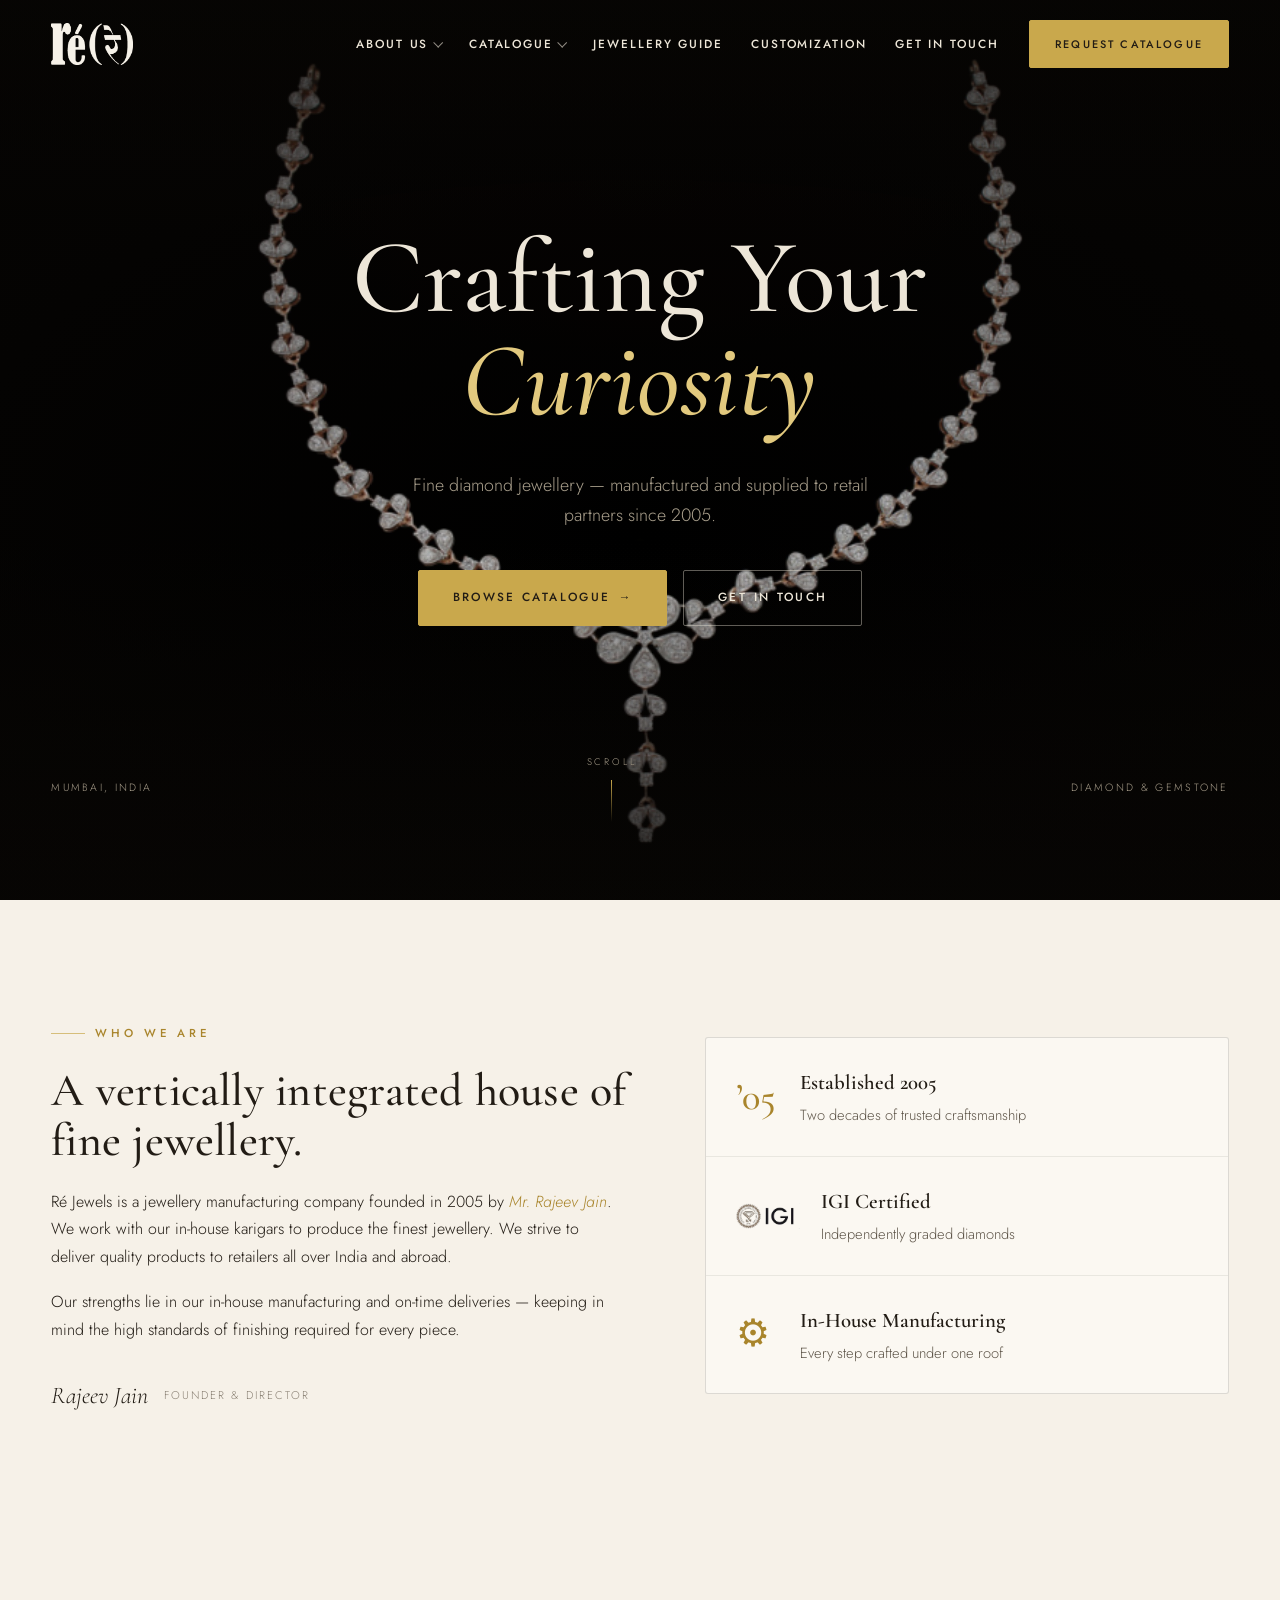
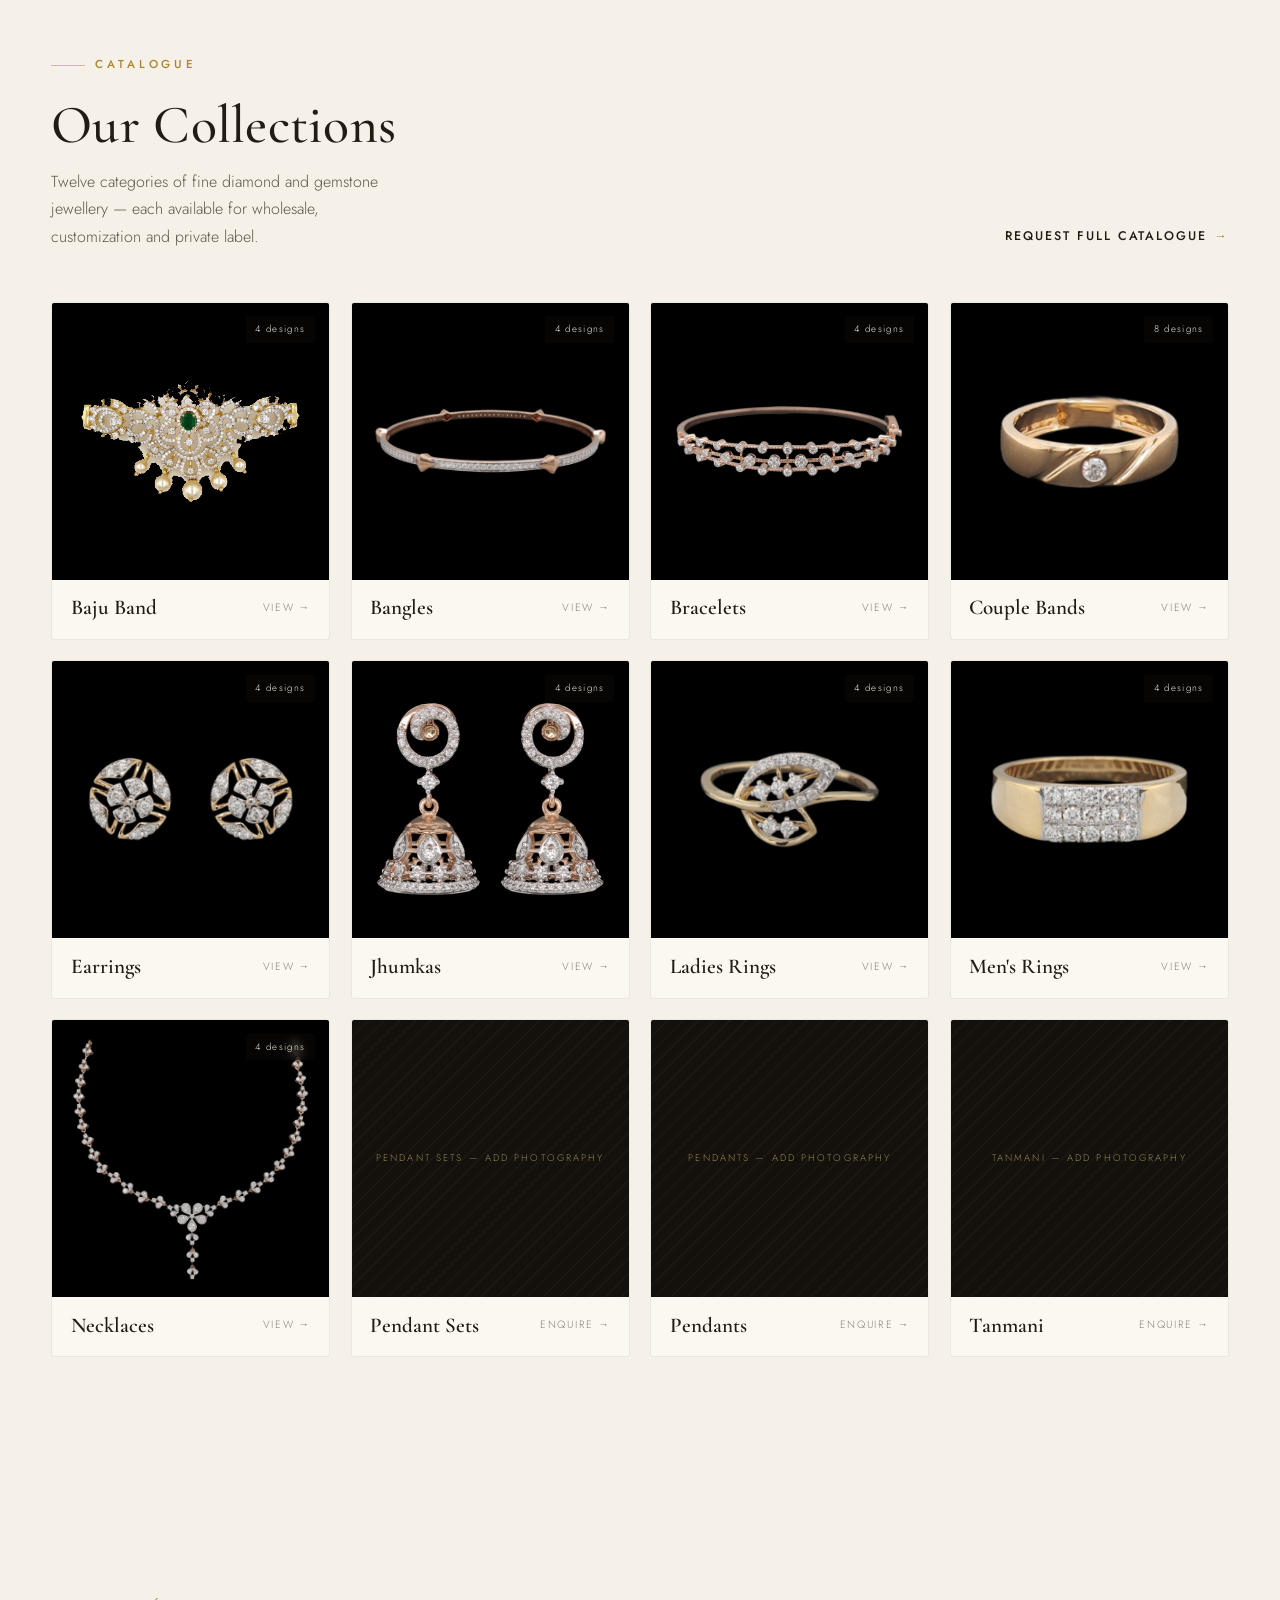
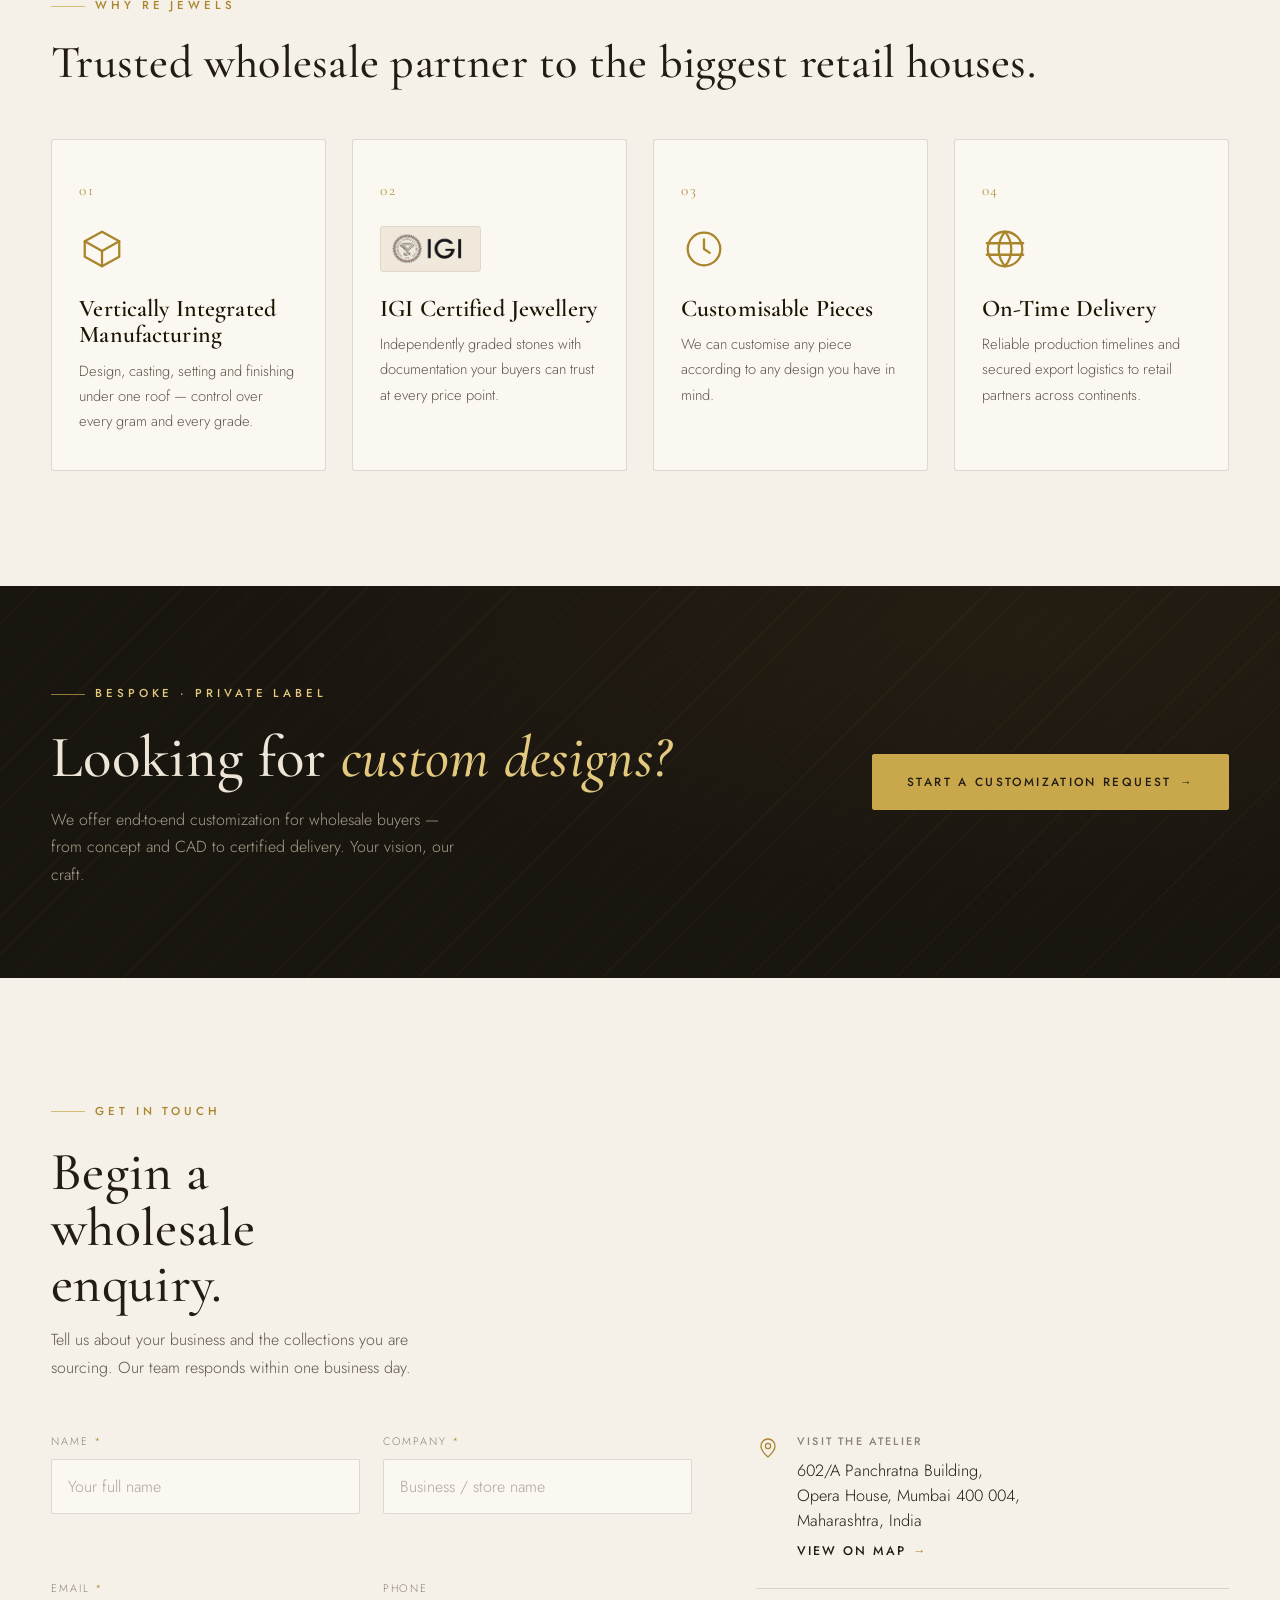
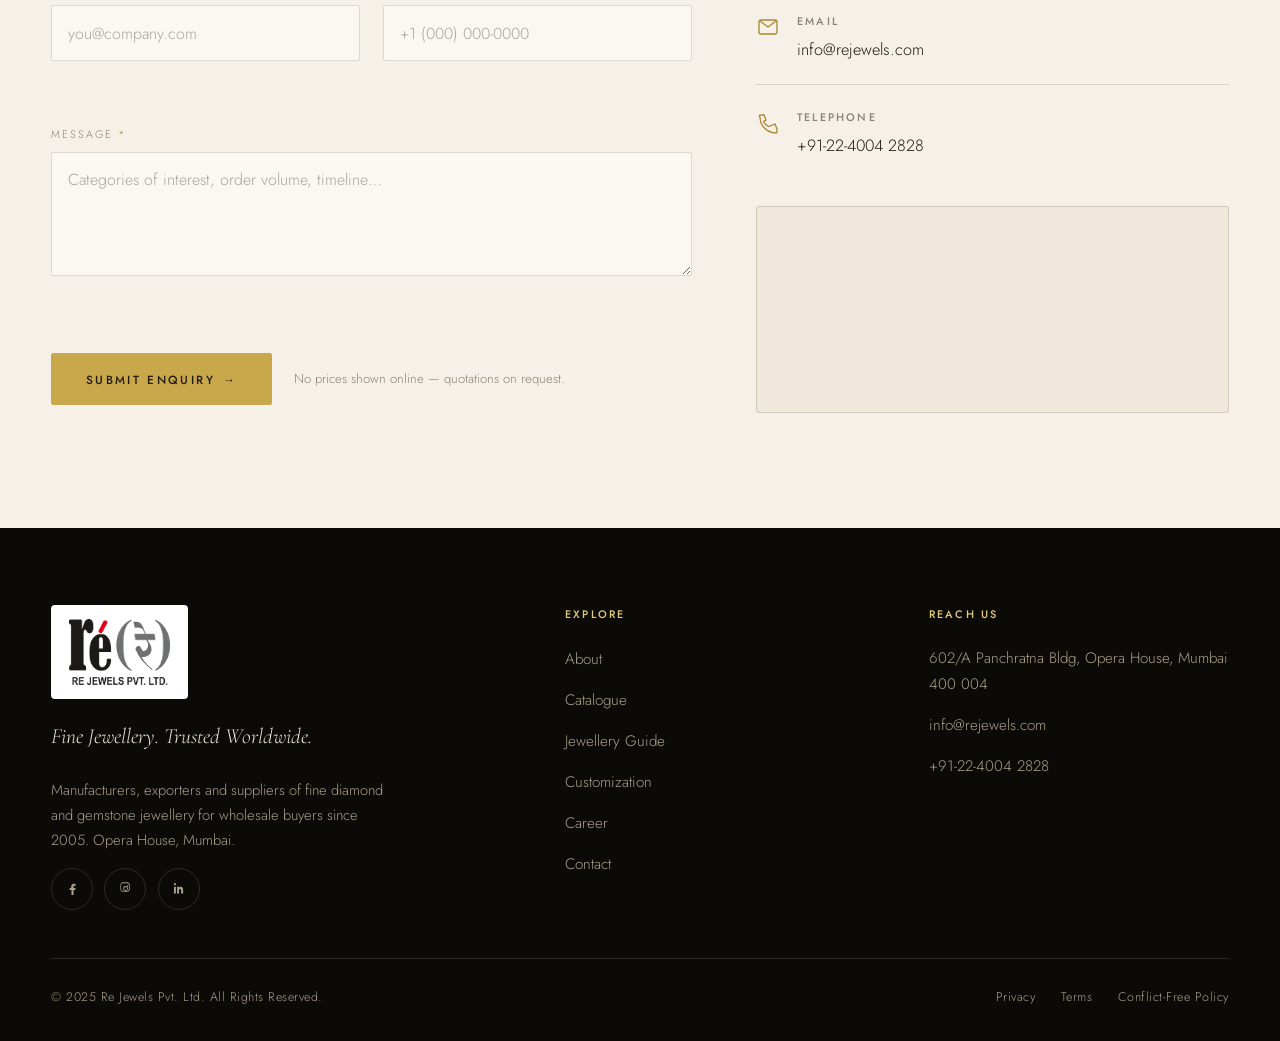
<file: index.html>
<!DOCTYPE html>
<html lang="en">
<head>
<meta charset="UTF-8" />
<meta name="viewport" content="width=device-width, initial-scale=1.0" />
<title>Ré Jewels — Fine Diamond & Gemstone Jewellery · Wholesale</title>
<meta name="description" content="Ré Jewels — manufacturer, exporter and supplier of fine diamond and gemstone jewellery for wholesale buyers worldwide since 2005." />
<meta name="theme-color" content="#19150F" />

<!-- Canonical: update the domain if the site ships on a different host -->
<link rel="canonical" href="https://www.rejewels.com/" />

<!-- Open Graph -->
<meta property="og:type" content="website" />
<meta property="og:site_name" content="Ré Jewels" />
<meta property="og:title" content="Ré Jewels — Fine Diamond & Gemstone Jewellery · Wholesale" />
<meta property="og:description" content="Manufacturer, exporter and supplier of fine diamond and gemstone jewellery for wholesale buyers worldwide since 2005. Opera House, Mumbai." />
<meta property="og:url" content="https://www.rejewels.com/" />
<meta property="og:image" content="https://www.rejewels.com/assets/catalogue/necklaces-1.jpg" />
<meta property="og:image:alt" content="Fine diamond necklace by Ré Jewels" />

<!-- Twitter Card -->
<meta name="twitter:card" content="summary_large_image" />
<meta name="twitter:title" content="Ré Jewels — Fine Diamond & Gemstone Jewellery · Wholesale" />
<meta name="twitter:description" content="Manufacturer, exporter and supplier of fine diamond and gemstone jewellery for wholesale buyers worldwide since 2005." />
<meta name="twitter:image" content="https://www.rejewels.com/assets/catalogue/necklaces-1.jpg" />

<!-- Favicons (derived from assets/logo-mark-color.png) -->
<link rel="icon" type="image/png" sizes="32x32" href="assets/favicon-32.png" />
<link rel="icon" type="image/png" sizes="16x16" href="assets/favicon-16.png" />
<link rel="apple-touch-icon" href="assets/apple-touch-icon.png" />

<link rel="preconnect" href="https://fonts.googleapis.com" />
<link rel="preconnect" href="https://fonts.gstatic.com" crossorigin />
<link href="https://fonts.googleapis.com/css2?family=Cormorant+Garamond:ital,wght@0,400;0,500;0,600;1,400;1,500;1,600&family=Jost:wght@300;400;500;600&display=swap" rel="stylesheet" />
<link rel="stylesheet" href="styles.css" />
</head>
<body>

<!-- ====================== HEADER ====================== -->
<header class="header is-light" id="header">
  <div class="container header__bar">
    <a href="#top" class="brand" id="brandHome" aria-label="Ré Jewels — home">
      <img class="brand__logo brand__logo--cream" src="assets/logo-mark-cream.png" alt="Ré Jewels" />
      <img class="brand__logo brand__logo--color" src="assets/logo-mark-color.png" alt="" aria-hidden="true" />
    </a>

    <nav class="nav" aria-label="Primary">
      <ul class="nav__list">
        <li class="nav__item has-menu">
          <a href="#about" class="nav__link">About Us <span class="caret"></span></a>
          <div class="menu" role="menu">
            <a class="menu__link" href="#why" role="menuitem"><span class="dot"></span>Our Strengths</a>
            <a class="menu__link" href="#about" role="menuitem"><span class="dot"></span>Manufacturing</a>
            <a class="menu__link" href="#about" role="menuitem"><span class="dot"></span>IGI Certificate</a>
          </div>
        </li>
        <li class="nav__item has-menu">
          <a href="#collections" class="nav__link">Catalogue <span class="caret"></span></a>
          <div class="menu menu--mega" role="menu">
            <div class="mega__head">
              <h4>Our Collections</h4>
              <span>12 Categories</span>
            </div>
            <div class="mega__grid" id="megaGrid"><!-- JS fills --></div>
          </div>
        </li>
        <li class="nav__item"><a href="#collections" class="nav__link">Jewellery Guide</a></li>
        <li class="nav__item"><a href="#customise" class="nav__link">Customization</a></li>
        <li class="nav__item"><a href="#contact" class="nav__link">Get in Touch</a></li>
      </ul>
      <div class="nav__cta">
        <a href="#contact" class="btn btn--gold btn--sm">Request Catalogue</a>
        <button class="nav__toggle" id="navToggle" aria-label="Open menu" aria-expanded="false" aria-controls="mobileMenu">
          <span></span><span></span><span></span>
        </button>
      </div>
    </nav>
  </div>
</header>

<!-- ====================== HERO ====================== -->
<section class="hero" id="top">
  <div class="hero__img">
    <div class="slides" data-slideshow="5000">
      <img src="assets/catalogue/necklaces-1.jpg" alt="Fine diamond necklace by Ré Jewels" fetchpriority="high" />
      <img src="assets/catalogue/necklaces-2.jpg" alt="" aria-hidden="true" />
      <img src="assets/catalogue/necklaces-3.jpg" alt="" aria-hidden="true" />
      <img src="assets/catalogue/necklaces-4.jpg" alt="" aria-hidden="true" />
    </div>
  </div>
  <div class="hero__veil"></div>
  <div class="container">
    <div class="hero__inner">
      <h1 class="display display--xl">Crafting Your<span class="ital">Curiosity</span></h1>
      <p class="hero__sub">Fine diamond jewellery — manufactured and supplied to retail partners since 2005.</p>
      <div class="hero__cta">
        <a href="#collections" class="btn btn--gold">Browse Catalogue <span class="arr">→</span></a>
        <a href="#contact" class="btn btn--ghost-light">Get in Touch</a>
      </div>
    </div>
  </div>
  <div class="container hero__meta">
    <span class="l">Mumbai, India</span>
    <span class="scroll-cue">Scroll <i></i></span>
    <span class="r">Diamond &amp; Gemstone</span>
  </div>
</section>

<!-- ====================== WHO WE ARE ====================== -->
<section class="section" id="about">
  <div class="container about">
    <div class="about__copy reveal">
      <span class="eyebrow">Who We Are</span>
      <h2>A vertically integrated house of fine jewellery.</h2>
      <p>Ré Jewels is a jewellery manufacturing company founded in 2005 by <em class="gold">Mr.&nbsp;Rajeev Jain</em>. We work with our in-house karigars to produce the finest jewellery. We strive to deliver quality products to retailers all over India and abroad.</p>
      <p>Our strengths lie in our in-house manufacturing and on-time deliveries — keeping in mind the high standards of finishing required for every piece.</p>
      <div class="signature">
        <span class="signature__name">Rajeev Jain</span>
        <span class="signature__role">Founder &amp; Director</span>
      </div>
    </div>
    <div class="stats reveal reveal-d1">
      <div class="stat">
        <span class="stat__fig">’05</span>
        <span class="stat__txt"><strong>Established 2005</strong><span>Two decades of trusted craftsmanship</span></span>
      </div>
      <div class="stat">
        <img class="stat__fig stat__fig--logo" src="assets/igi-logo.png" alt="IGI — International Gemological Institute" loading="lazy" />
        <span class="stat__txt"><strong>IGI Certified</strong><span>Independently graded diamonds</span></span>
      </div>
      <div class="stat">
        <span class="stat__fig" aria-hidden="true">⚙</span>
        <span class="stat__txt"><strong>In-House Manufacturing</strong><span>Every step crafted under one roof</span></span>
      </div>
    </div>
  </div>
</section>

<!-- ====================== COLLECTIONS ====================== -->
<section class="section" id="collections">
  <div class="container">
    <div class="sec-head reveal">
      <div class="sec-head__l">
        <span class="eyebrow">Catalogue</span>
        <h2>Our Collections</h2>
        <p>Twelve categories of fine diamond and gemstone jewellery — each available for wholesale, customization and private label.</p>
      </div>
      <a href="#contact" class="tlink">Request Full Catalogue <span class="arr">→</span></a>
    </div>
    <div class="cards" id="cardsGrid"><!-- JS fills --></div>
  </div>
</section>

<!-- ====================== WHY CHOOSE (dark) ====================== -->
<section class="section" id="why">
  <div class="container">
    <div class="sec-head reveal" style="margin-bottom:clamp(2.4rem,4vw,3.6rem)">
      <div class="sec-head__l">
        <span class="eyebrow">Why Ré Jewels</span>
        <h2 style="font-size:clamp(2rem,3.6vw,3rem); line-height:1.08; white-space:nowrap;">Trusted wholesale partner to the biggest retail houses.</h2>
      </div>
    </div>
    <div class="values" id="valuesGrid"><!-- JS fills --></div>
  </div>
</section>

<!-- ====================== CUSTOMIZATION BANNER ====================== -->
<section class="cta-banner" id="customise">
  <div class="container cta-banner__inner">
    <div class="reveal">
      <span class="eyebrow eyebrow--light">Bespoke · Private Label</span>
      <h2>Looking for <em>custom designs?</em></h2>
      <p>We offer end-to-end customization for wholesale buyers — from concept and CAD to certified delivery. Your vision, our craft.</p>
    </div>
    <div class="cta-banner__act reveal reveal-d1">
      <a href="#contact" class="btn btn--gold">Start a Customization Request <span class="arr">→</span></a>
    </div>
  </div>
</section>

<!-- ====================== CONTACT ====================== -->
<section class="section" id="contact">
  <div class="container">
    <div class="sec-head reveal" style="margin-bottom:clamp(2.4rem,4vw,3.4rem)">
      <div class="sec-head__l">
        <span class="eyebrow">Get in Touch</span>
        <h2>Begin a wholesale enquiry.</h2>
        <p>Tell us about your business and the collections you are sourcing. Our team responds within one business day.</p>
      </div>
    </div>
    <div class="contact">
      <!--
        Enquiry form — delivered by email via Formspree (https://formspree.io).
        TODO BEFORE GOING LIVE: create a Formspree form that delivers to
        adj@rejewels.com, then replace YOUR_FORM_ID below with the real form ID.
        Client-side validation lives in app.js; the actual POST is a fetch() to
        this action. Field name="" attributes double as the email labels — keep them.
      -->
      <form class="form reveal" id="enquiryForm" action="https://formspree.io/f/YOUR_FORM_ID" method="POST" novalidate>
        <!-- Formspree: email subject line + honeypot spam trap -->
        <input type="hidden" name="_subject" value="New wholesale enquiry — rejewels.com" />
        <input type="text" name="_gotcha" tabindex="-1" autocomplete="off" aria-hidden="true" style="position:absolute;left:-9999px;width:1px;height:1px;overflow:hidden" />
        <div class="field">
          <label for="f-name">Name <span class="req">*</span></label>
          <input type="text" id="f-name" name="name" placeholder="Your full name" required />
          <span class="field__err">Please enter your name.</span>
        </div>
        <div class="field">
          <label for="f-company">Company <span class="req">*</span></label>
          <input type="text" id="f-company" name="company" placeholder="Business / store name" required />
          <span class="field__err">Please enter your company.</span>
        </div>
        <div class="field">
          <label for="f-email">Email <span class="req">*</span></label>
          <input type="email" id="f-email" name="email" placeholder="you@company.com" required />
          <span class="field__err">Enter a valid email address.</span>
        </div>
        <div class="field">
          <label for="f-phone">Phone</label>
          <input type="tel" id="f-phone" name="phone" placeholder="+1 (000) 000-0000" />
          <span class="field__err">Enter a valid phone number.</span>
        </div>
        <div class="field field--full">
          <label for="f-message">Message <span class="req">*</span></label>
          <textarea id="f-message" name="message" rows="4" placeholder="Categories of interest, order volume, timeline…" required></textarea>
          <span class="field__err">Please add a short message.</span>
        </div>
        <div class="form__foot">
          <button type="submit" class="btn btn--gold">Submit Enquiry <span class="arr">→</span></button>
          <span class="form__note">No prices shown online — quotations on request.</span>
        </div>
        <div class="form__error" id="formError" role="alert"></div>
        <div class="form__success" id="formSuccess" role="status">
          <span class="ok" aria-hidden="true">✓</span>
          <span><strong>Thank you.</strong> Your enquiry has reached our Mumbai team — we’ll be in touch within one business day.</span>
        </div>
      </form>

      <aside class="contact__info reveal reveal-d1">
        <div class="info-block">
          <span class="ic" aria-hidden="true"><svg viewBox="0 0 24 24"><path d="M12 21s-7-6.2-7-11a7 7 0 0 1 14 0c0 4.8-7 11-7 11Z"/><circle cx="12" cy="10" r="2.6"/></svg></span>
          <div>
            <h3>Visit the Atelier</h3>
            <p>602/A Panchratna Building,<br/>Opera House, Mumbai 400&nbsp;004,<br/>Maharashtra, India</p>
            <a href="https://maps.google.com/?q=Panchratna+Building+Opera+House+Mumbai" target="_blank" rel="noopener" class="tlink map-link">View on Map <span class="arr">→</span></a>
          </div>
        </div>
        <div class="info-block">
          <span class="ic" aria-hidden="true"><svg viewBox="0 0 24 24"><rect x="3" y="5" width="18" height="14" rx="1.5"/><path d="m4 6 8 6 8-6"/></svg></span>
          <div>
            <h3>Email</h3>
            <p><a href="mailto:info@rejewels.com">info@rejewels.com</a></p>
          </div>
        </div>
        <div class="info-block">
          <span class="ic" aria-hidden="true"><svg viewBox="0 0 24 24"><path d="M5 4h3l2 5-2.5 1.5a12 12 0 0 0 5 5L19 13l2 5v3a1 1 0 0 1-1 1A16 16 0 0 1 4 6a1 1 0 0 1 1-2Z"/></svg></span>
          <div>
            <h3>Telephone</h3>
            <p><a href="tel:+912240042828">+91-22-4004 2828</a></p>
          </div>
        </div>
        <div class="map">
          <iframe title="Ré Jewels location — Opera House, Mumbai" loading="lazy" referrerpolicy="no-referrer-when-downgrade"
            src="https://www.openstreetmap.org/export/embed.html?bbox=72.808%2C18.955%2C72.824%2C18.965&layer=mapnik&marker=18.96%2C72.816"></iframe>
        </div>
      </aside>
    </div>
  </div>
</section>

<!-- ====================== FOOTER ====================== -->
<footer class="footer">
  <div class="container">
    <div class="footer__top">
      <div>
        <img class="footer__logo" src="assets/logo-full-color.png" alt="Ré Jewels — RE Jewels Pvt. Ltd." loading="lazy" />
        <p class="footer__tag">Fine Jewellery. Trusted Worldwide.</p>
        <p class="footer__about">Manufacturers, exporters and suppliers of fine diamond and gemstone jewellery for wholesale buyers since 2005. Opera House, Mumbai.</p>
        <!-- TODO: replace href="#" with the real Facebook / Instagram / LinkedIn profile URLs. -->
        <div class="socials">
          <a href="#" aria-label="Facebook"><svg viewBox="0 0 24 24" aria-hidden="true"><path d="M13.5 21v-7h2.4l.4-2.8h-2.8V9.4c0-.8.3-1.4 1.5-1.4h1.4V5.5c-.7-.1-1.5-.2-2.3-.2-2.3 0-3.9 1.4-3.9 4v2H8v2.8h2.6V21h2.9Z"/></svg></a>
          <a href="#" aria-label="Instagram"><svg viewBox="0 0 24 24" aria-hidden="true"><path d="M12 8.6A3.4 3.4 0 1 0 12 15.4 3.4 3.4 0 0 0 12 8.6Zm0 5.6a2.2 2.2 0 1 1 0-4.4 2.2 2.2 0 0 1 0 4.4Zm3.5-5.9a.8.8 0 1 1-1.6 0 .8.8 0 0 1 1.6 0ZM18 7.2a3.9 3.9 0 0 0-1.1-2.8A3.9 3.9 0 0 0 14.1 3.3c-1.1-.06-4.3-.06-5.4 0A3.9 3.9 0 0 0 5.9 4.4 3.9 3.9 0 0 0 4.8 7.2c-.06 1.1-.06 4.3 0 5.4.04 1 .3 2 1.1 2.8a3.9 3.9 0 0 0 2.8 1.1c1.1.06 4.3.06 5.4 0a3.9 3.9 0 0 0 2.8-1.1 3.9 3.9 0 0 0 1.1-2.8c.06-1.1.06-4.3 0-5.4Zm-1.4 6.6a2.2 2.2 0 0 1-1.3 1.3c-.9.36-3 .27-4 .27s-3.1.08-4-.27a2.2 2.2 0 0 1-1.3-1.3c-.36-.9-.27-3-.27-4s-.08-3.1.27-4A2.2 2.2 0 0 1 7.3 4.8c.9-.36 3-.27 4-.27s3.1-.08 4 .27a2.2 2.2 0 0 1 1.3 1.3c.36.9.27 3 .27 4s.09 3.1-.27 4Z"/></svg></a>
          <a href="#" aria-label="LinkedIn"><svg viewBox="0 0 24 24" aria-hidden="true"><path d="M6.94 7.5a1.56 1.56 0 1 1 0-3.12 1.56 1.56 0 0 1 0 3.12ZM8.34 19H5.55V9.4h2.8V19ZM18.45 19h-2.79v-4.6c0-1.1-.4-1.85-1.38-1.85-.75 0-1.2.5-1.4 1-.07.17-.09.42-.09.66V19h-2.79s.04-8.7 0-9.6h2.79v1.36c.37-.57 1.03-1.38 2.51-1.38 1.83 0 3.2 1.2 3.2 3.77V19Z"/></svg></a>
        </div>
      </div>
      <div class="footer__col">
        <h5>Explore</h5>
        <ul>
          <li><a href="#about">About</a></li>
          <li><a href="#collections">Catalogue</a></li>
          <li><a href="#collections">Jewellery Guide</a></li>
          <li><a href="#customise">Customization</a></li>
          <li><a href="#why">Career</a></li>
          <li><a href="#contact">Contact</a></li>
        </ul>
      </div>
      <div class="footer__col">
        <h5>Reach Us</h5>
        <ul>
          <li><a href="https://maps.google.com/?q=Panchratna+Building+Opera+House+Mumbai" target="_blank" rel="noopener">602/A Panchratna Bldg, Opera House, Mumbai 400 004</a></li>
          <li><a href="mailto:info@rejewels.com">info@rejewels.com</a></li>
          <li><a href="tel:+912240042828">+91-22-4004 2828</a></li>
        </ul>
      </div>
    </div>
    <div class="footer__bottom">
      <span>© 2025 Re Jewels Pvt. Ltd. All Rights Reserved.</span>
      <span class="legal"><a href="privacy.html">Privacy</a><a href="terms.html">Terms</a><a href="conflict-free.html">Conflict-Free Policy</a></span>
    </div>
  </div>
</footer>

<!-- ====================== MOBILE MENU ====================== -->
<div class="mobile" id="mobileMenu" aria-hidden="true"><!-- JS fills --></div>

<!-- ====================== LIGHTBOX ====================== -->
<div class="lightbox" id="lightbox" role="dialog" aria-modal="true" aria-label="Catalogue image viewer" aria-hidden="true">
  <button class="lightbox__close" id="lbClose" aria-label="Close">✕</button>
  <button class="lightbox__nav prev" id="lbPrev" aria-label="Previous">‹</button>
  <img id="lbImg" alt="" />
  <button class="lightbox__nav next" id="lbNext" aria-label="Next">›</button>
  <div class="lightbox__cap" id="lbCap"></div>
</div>

<script src="app.js"></script>
</body>
</html>
</file>
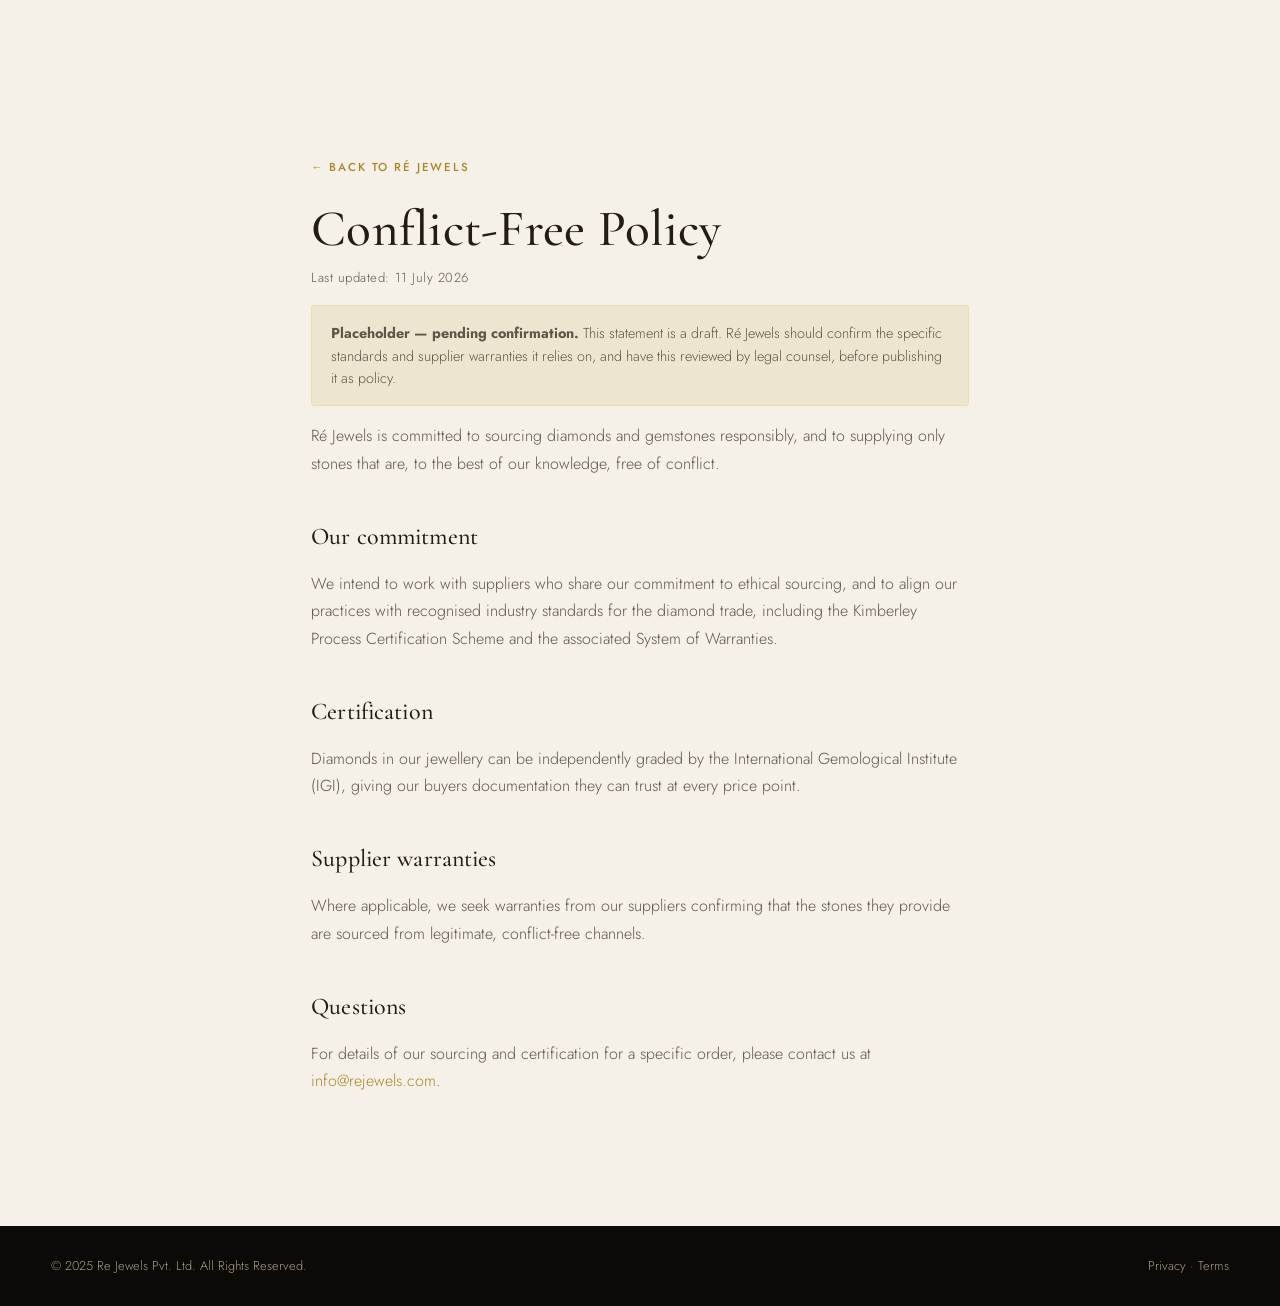
<file: conflict-free.html>
<!DOCTYPE html>
<html lang="en">
<head>
<meta charset="UTF-8" />
<meta name="viewport" content="width=device-width, initial-scale=1.0" />
<title>Conflict-Free Policy — Ré Jewels</title>
<meta name="description" content="Ré Jewels' commitment to responsibly sourced, conflict-free diamonds and gemstones." />
<meta name="robots" content="index, follow" />
<link rel="icon" type="image/png" sizes="32x32" href="assets/favicon-32.png" />
<link rel="icon" type="image/png" sizes="16x16" href="assets/favicon-16.png" />
<link rel="apple-touch-icon" href="assets/apple-touch-icon.png" />
<link rel="preconnect" href="https://fonts.googleapis.com" />
<link rel="preconnect" href="https://fonts.gstatic.com" crossorigin />
<link href="https://fonts.googleapis.com/css2?family=Cormorant+Garamond:ital,wght@0,400;0,500;0,600;1,400;1,500;1,600&family=Jost:wght@300;400;500;600&display=swap" rel="stylesheet" />
<link rel="stylesheet" href="styles.css" />
</head>
<body>
<main class="legal-page">
  <div class="container">
    <a href="index.html" class="legal-back">← Back to Ré Jewels</a>
    <h1>Conflict-Free Policy</h1>
    <p class="legal-updated">Last updated: 11 July 2026</p>

    <p class="legal-draft"><strong>Placeholder — pending confirmation.</strong> This statement is a draft. Ré Jewels should confirm the specific standards and supplier warranties it relies on, and have this reviewed by legal counsel, before publishing it as policy.</p>

    <p>Ré Jewels is committed to sourcing diamonds and gemstones responsibly, and to supplying only stones that are, to the best of our knowledge, free of conflict.</p>

    <h2>Our commitment</h2>
    <p>We intend to work with suppliers who share our commitment to ethical sourcing, and to align our practices with recognised industry standards for the diamond trade, including the Kimberley Process Certification Scheme and the associated System of Warranties.</p>

    <h2>Certification</h2>
    <p>Diamonds in our jewellery can be independently graded by the International Gemological Institute (IGI), giving our buyers documentation they can trust at every price point.</p>

    <h2>Supplier warranties</h2>
    <p>Where applicable, we seek warranties from our suppliers confirming that the stones they provide are sourced from legitimate, conflict-free channels.</p>

    <h2>Questions</h2>
    <p>For details of our sourcing and certification for a specific order, please contact us at <a href="mailto:info@rejewels.com">info@rejewels.com</a>.</p>
  </div>
</main>
<footer class="legal-foot">
  <div class="container">
    <span>© 2025 Re Jewels Pvt. Ltd. All Rights Reserved.</span>
    <span><a href="privacy.html">Privacy</a> · <a href="terms.html">Terms</a></span>
  </div>
</footer>
</body>
</html>
</file>
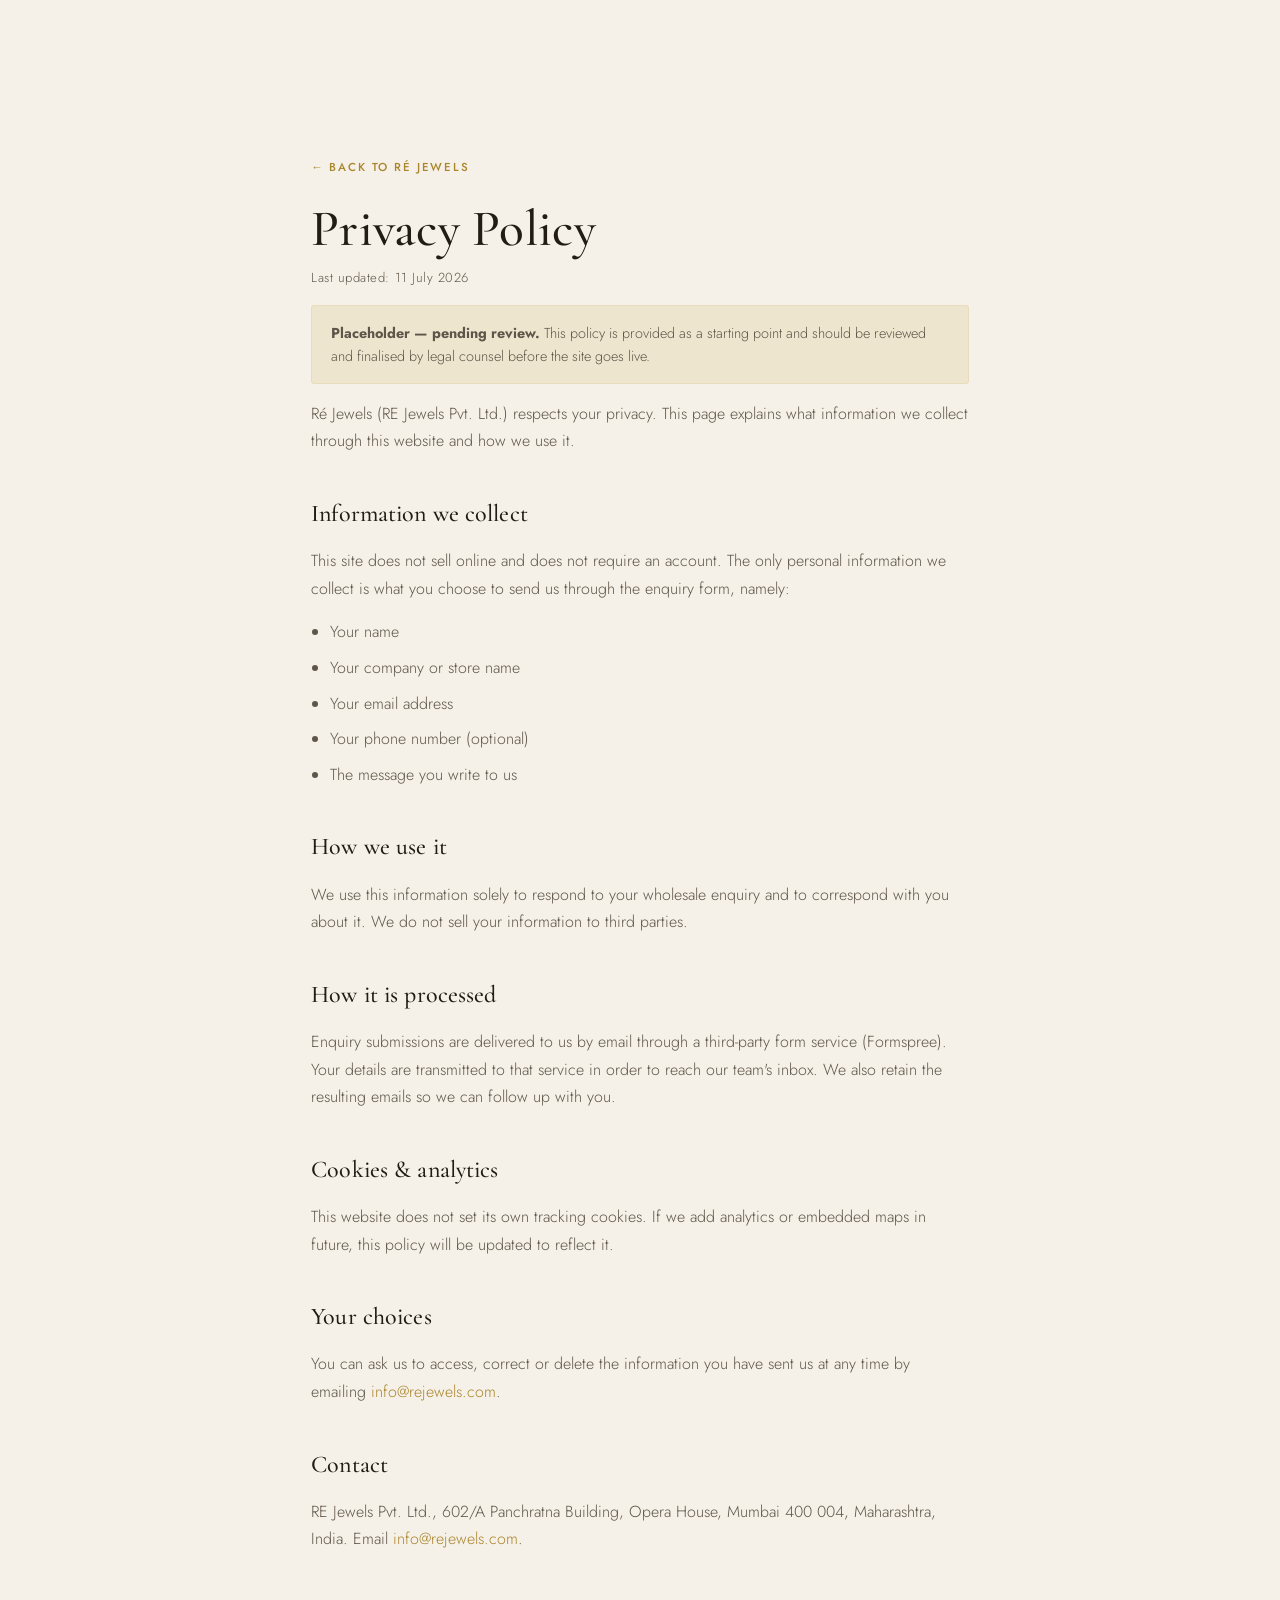
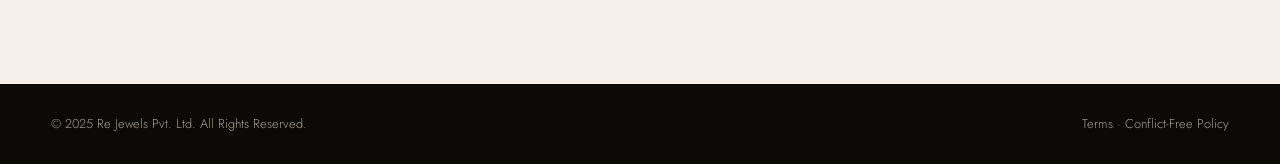
<file: privacy.html>
<!DOCTYPE html>
<html lang="en">
<head>
<meta charset="UTF-8" />
<meta name="viewport" content="width=device-width, initial-scale=1.0" />
<title>Privacy Policy — Ré Jewels</title>
<meta name="description" content="How Ré Jewels handles the information you submit through this website." />
<meta name="robots" content="index, follow" />
<link rel="icon" type="image/png" sizes="32x32" href="assets/favicon-32.png" />
<link rel="icon" type="image/png" sizes="16x16" href="assets/favicon-16.png" />
<link rel="apple-touch-icon" href="assets/apple-touch-icon.png" />
<link rel="preconnect" href="https://fonts.googleapis.com" />
<link rel="preconnect" href="https://fonts.gstatic.com" crossorigin />
<link href="https://fonts.googleapis.com/css2?family=Cormorant+Garamond:ital,wght@0,400;0,500;0,600;1,400;1,500;1,600&family=Jost:wght@300;400;500;600&display=swap" rel="stylesheet" />
<link rel="stylesheet" href="styles.css" />
</head>
<body>
<main class="legal-page">
  <div class="container">
    <a href="index.html" class="legal-back">← Back to Ré Jewels</a>
    <h1>Privacy Policy</h1>
    <p class="legal-updated">Last updated: 11 July 2026</p>

    <p class="legal-draft"><strong>Placeholder — pending review.</strong> This policy is provided as a starting point and should be reviewed and finalised by legal counsel before the site goes live.</p>

    <p>Ré Jewels (RE Jewels Pvt. Ltd.) respects your privacy. This page explains what information we collect through this website and how we use it.</p>

    <h2>Information we collect</h2>
    <p>This site does not sell online and does not require an account. The only personal information we collect is what you choose to send us through the enquiry form, namely:</p>
    <ul>
      <li>Your name</li>
      <li>Your company or store name</li>
      <li>Your email address</li>
      <li>Your phone number (optional)</li>
      <li>The message you write to us</li>
    </ul>

    <h2>How we use it</h2>
    <p>We use this information solely to respond to your wholesale enquiry and to correspond with you about it. We do not sell your information to third parties.</p>

    <h2>How it is processed</h2>
    <p>Enquiry submissions are delivered to us by email through a third-party form service (Formspree). Your details are transmitted to that service in order to reach our team's inbox. We also retain the resulting emails so we can follow up with you.</p>

    <h2>Cookies &amp; analytics</h2>
    <p>This website does not set its own tracking cookies. If we add analytics or embedded maps in future, this policy will be updated to reflect it.</p>

    <h2>Your choices</h2>
    <p>You can ask us to access, correct or delete the information you have sent us at any time by emailing <a href="mailto:info@rejewels.com">info@rejewels.com</a>.</p>

    <h2>Contact</h2>
    <p>RE Jewels Pvt. Ltd., 602/A Panchratna Building, Opera House, Mumbai 400&nbsp;004, Maharashtra, India. Email <a href="mailto:info@rejewels.com">info@rejewels.com</a>.</p>
  </div>
</main>
<footer class="legal-foot">
  <div class="container">
    <span>© 2025 Re Jewels Pvt. Ltd. All Rights Reserved.</span>
    <span><a href="terms.html">Terms</a> · <a href="conflict-free.html">Conflict-Free Policy</a></span>
  </div>
</footer>
</body>
</html>
</file>
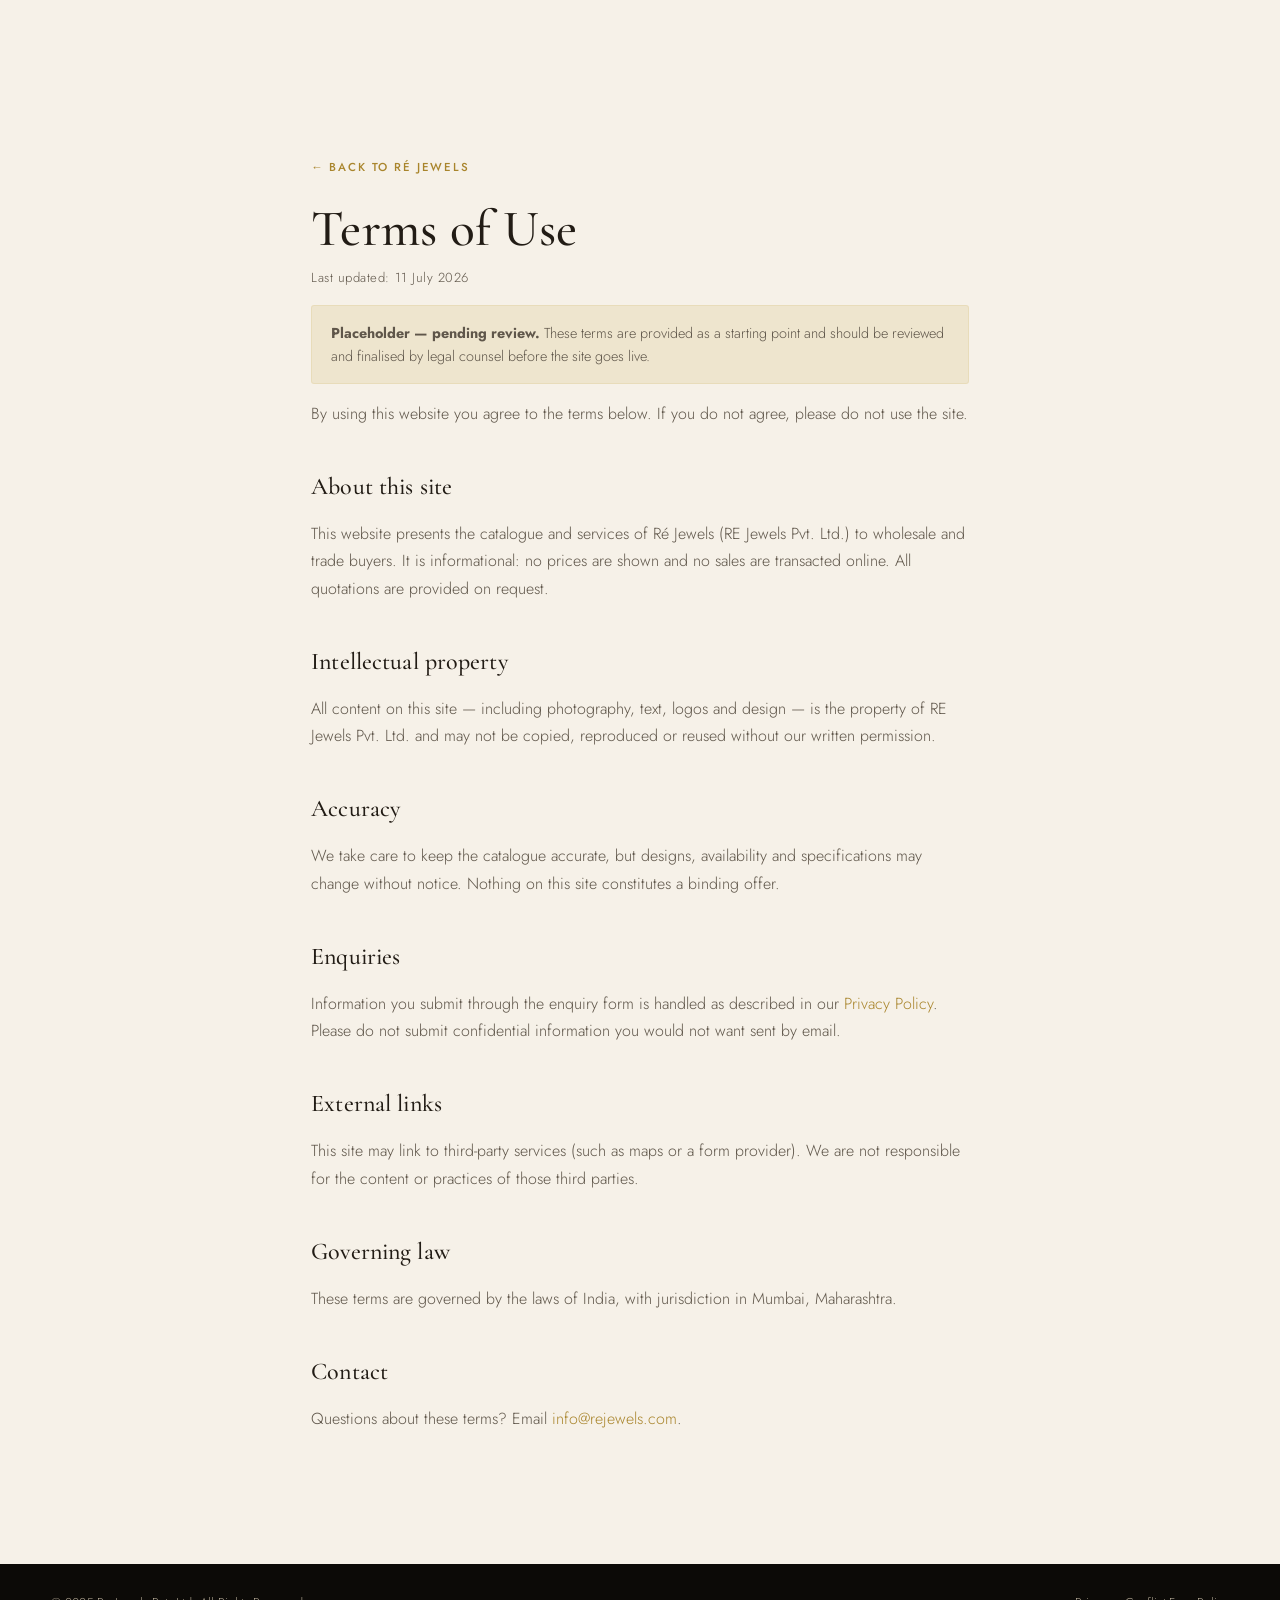
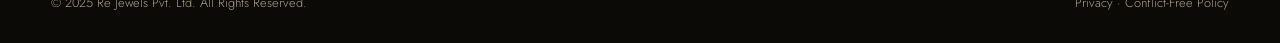
<file: terms.html>
<!DOCTYPE html>
<html lang="en">
<head>
<meta charset="UTF-8" />
<meta name="viewport" content="width=device-width, initial-scale=1.0" />
<title>Terms of Use — Ré Jewels</title>
<meta name="description" content="Terms governing the use of the Ré Jewels website." />
<meta name="robots" content="index, follow" />
<link rel="icon" type="image/png" sizes="32x32" href="assets/favicon-32.png" />
<link rel="icon" type="image/png" sizes="16x16" href="assets/favicon-16.png" />
<link rel="apple-touch-icon" href="assets/apple-touch-icon.png" />
<link rel="preconnect" href="https://fonts.googleapis.com" />
<link rel="preconnect" href="https://fonts.gstatic.com" crossorigin />
<link href="https://fonts.googleapis.com/css2?family=Cormorant+Garamond:ital,wght@0,400;0,500;0,600;1,400;1,500;1,600&family=Jost:wght@300;400;500;600&display=swap" rel="stylesheet" />
<link rel="stylesheet" href="styles.css" />
</head>
<body>
<main class="legal-page">
  <div class="container">
    <a href="index.html" class="legal-back">← Back to Ré Jewels</a>
    <h1>Terms of Use</h1>
    <p class="legal-updated">Last updated: 11 July 2026</p>

    <p class="legal-draft"><strong>Placeholder — pending review.</strong> These terms are provided as a starting point and should be reviewed and finalised by legal counsel before the site goes live.</p>

    <p>By using this website you agree to the terms below. If you do not agree, please do not use the site.</p>

    <h2>About this site</h2>
    <p>This website presents the catalogue and services of Ré Jewels (RE Jewels Pvt. Ltd.) to wholesale and trade buyers. It is informational: no prices are shown and no sales are transacted online. All quotations are provided on request.</p>

    <h2>Intellectual property</h2>
    <p>All content on this site — including photography, text, logos and design — is the property of RE Jewels Pvt. Ltd. and may not be copied, reproduced or reused without our written permission.</p>

    <h2>Accuracy</h2>
    <p>We take care to keep the catalogue accurate, but designs, availability and specifications may change without notice. Nothing on this site constitutes a binding offer.</p>

    <h2>Enquiries</h2>
    <p>Information you submit through the enquiry form is handled as described in our <a href="privacy.html">Privacy Policy</a>. Please do not submit confidential information you would not want sent by email.</p>

    <h2>External links</h2>
    <p>This site may link to third-party services (such as maps or a form provider). We are not responsible for the content or practices of those third parties.</p>

    <h2>Governing law</h2>
    <p>These terms are governed by the laws of India, with jurisdiction in Mumbai, Maharashtra.</p>

    <h2>Contact</h2>
    <p>Questions about these terms? Email <a href="mailto:info@rejewels.com">info@rejewels.com</a>.</p>
  </div>
</main>
<footer class="legal-foot">
  <div class="container">
    <span>© 2025 Re Jewels Pvt. Ltd. All Rights Reserved.</span>
    <span><a href="privacy.html">Privacy</a> · <a href="conflict-free.html">Conflict-Free Policy</a></span>
  </div>
</footer>
</body>
</html>
</file>
<file: styles.css>
/* =========================================================
   RÉJEWELS — Wholesale Portal
   Design tokens, layout & components
   ========================================================= */

:root{
  /* Surfaces */
  --cream:      #F6F1E8;   /* primary background */
  --cream-2:    #EFE8DB;   /* alt strip */
  --paper:      #FBF8F2;   /* cards / lifted surfaces */
  --charcoal:   #19150F;   /* dark sections */
  --charcoal-2: #221C14;   /* dark elevated */
  --black:      #0C0A07;

  /* Ink / text */
  --ink:        #221C15;   /* warm near-black */
  --ink-soft:   #5F564A;   /* secondary text */
  --ink-faint:  #8A8174;   /* tertiary / meta */
  --on-dark:    #EDE6D8;
  --on-dark-soft:#A99F8C;

  /* Gold */
  --gold:       #C9A84C;
  --gold-deep:  #A9852C;   /* gold text on light */
  --gold-light: #E2C97E;
  --gold-soft:  rgba(201,168,76,.16);

  /* Lines */
  --line:       rgba(34,28,21,.14);
  --line-soft:  rgba(34,28,21,.08);
  --line-dark:  rgba(237,230,216,.14);

  /* Type */
  --serif: "Cormorant Garamond", Georgia, serif;
  --sans:  "Jost", "Helvetica Neue", Arial, sans-serif;

  /* Rhythm */
  --container: 1280px;
  --pad: clamp(1.25rem, 4vw, 4rem);
  --section-y: clamp(4.5rem, 9vw, 8.5rem);

  --ease: cubic-bezier(.22,.61,.36,1);
}

*,*::before,*::after{ box-sizing:border-box; }

html{ -webkit-text-size-adjust:100%; scroll-behavior:smooth; }
@media (prefers-reduced-motion: reduce){ html{ scroll-behavior:auto; } }

body{
  margin:0;
  background:var(--cream);
  color:var(--ink);
  font-family:var(--sans);
  font-weight:300;
  font-size:clamp(1rem,1.05vw,1.075rem);
  line-height:1.72;
  -webkit-font-smoothing:antialiased;
  text-rendering:optimizeLegibility;
}

img{ display:block; max-width:100%; }
a{ color:inherit; text-decoration:none; }
button{ font-family:inherit; cursor:pointer; }

/* ---------- Helpers ---------- */
.container{ width:100%; max-width:var(--container); margin-inline:auto; padding-inline:var(--pad); }
.eyebrow{
  font-family:var(--sans);
  font-size:.72rem; font-weight:500;
  letter-spacing:.34em; text-transform:uppercase;
  color:var(--gold-deep);
  display:inline-flex; align-items:center; gap:.85em;
  margin:0 0 1.4rem;
}
.eyebrow::before{ content:""; width:34px; height:1px; background:var(--gold); opacity:.7; }
.eyebrow--center{ justify-content:center; }
.eyebrow--center::after{ content:""; width:34px; height:1px; background:var(--gold); opacity:.7; }
.eyebrow--light{ color:var(--gold-light); }

h1,h2,h3{ font-family:var(--serif); font-weight:500; margin:0; letter-spacing:.005em; }
.display{ font-size:clamp(2.6rem,5.4vw,4.1rem); line-height:1.02; font-weight:500; }
.display--xl{ font-size:clamp(3.2rem,8.2vw,6.6rem); line-height:.98; }
.lede{ font-size:clamp(1.05rem,1.4vw,1.22rem); color:var(--ink-soft); line-height:1.7; font-weight:300; }
em.gold{ font-style:italic; color:var(--gold-deep); }

.center{ text-align:center; }
.measure{ max-width:62ch; }
.measure-sm{ max-width:46ch; }

/* ---------- Buttons ---------- */
.btn{
  --bg:var(--ink); --fg:var(--cream); --bd:var(--ink);
  position:relative; display:inline-flex; align-items:center; justify-content:center; gap:.7em;
  font-family:var(--sans); font-size:.74rem; font-weight:500;
  letter-spacing:.2em; text-transform:uppercase;
  padding:1.05rem 2.1rem; border:1px solid var(--bd); background:var(--bg); color:var(--fg);
  border-radius:2px; overflow:hidden; isolation:isolate; white-space:nowrap;
  transition:color .45s var(--ease), border-color .45s var(--ease), background .45s var(--ease);
}
.btn::before{
  content:""; position:absolute; inset:0; z-index:-1; background:var(--gold);
  transform:translateY(101%); transition:transform .5s var(--ease);
}
.btn:hover::before{ transform:translateY(0); }
.btn:hover{ color:var(--ink); border-color:var(--gold); }
.btn .arr{ transition:transform .45s var(--ease); }
.btn:hover .arr{ transform:translateX(4px); }

.btn--gold{ --bg:var(--gold); --fg:var(--ink); --bd:var(--gold); }
.btn--gold::before{ background:var(--ink); }
.btn--gold:hover{ color:var(--gold); border-color:var(--ink); }

.btn--ghost{ --bg:transparent; --fg:var(--ink); --bd:var(--line); }
.btn--ghost:hover{ color:var(--ink); }

.btn--ghost-light{ --bg:transparent; --fg:var(--on-dark); --bd:rgba(237,230,216,.4); }
.btn--ghost-light::before{ background:var(--gold); }
.btn--ghost-light:hover{ color:var(--ink); border-color:var(--gold); }

/* Text link with animated gold underline */
.tlink{
  display:inline-flex; align-items:center; gap:.55em;
  font-size:.78rem; font-weight:500; letter-spacing:.16em; text-transform:uppercase;
  color:var(--ink); padding-bottom:3px; position:relative;
}
.tlink::after{
  content:""; position:absolute; left:0; bottom:0; height:1px; width:100%;
  background:var(--gold); transform:scaleX(0); transform-origin:left; transition:transform .45s var(--ease);
}
.tlink:hover::after{ transform:scaleX(1); }
.tlink .arr{ transition:transform .4s var(--ease); color:var(--gold-deep); }
.tlink:hover .arr{ transform:translateX(5px); }
.tlink--light{ color:var(--on-dark); }

/* =========================================================
   HEADER / NAV
   ========================================================= */
.header{
  position:fixed; top:0; left:0; right:0; z-index:100;
  transition:background .5s var(--ease), box-shadow .5s var(--ease), border-color .5s var(--ease);
  border-bottom:1px solid transparent;
}
.header__bar{
  display:flex; align-items:center; justify-content:space-between; gap:1.5rem;
  height:var(--hh,84px);
}
:root{ --hh:88px; }

.brand{ display:inline-flex; align-items:center; }
.brand__logo{ display:block; height:42px; width:auto; transition:height .5s var(--ease); }
.brand__logo--color{ display:none; }
.brand__logo--cream{ display:block; }
.header.is-solid .brand__logo{ height:36px; }
.header.is-solid .brand__logo--cream{ display:none; }
.header.is-solid .brand__logo--color{ display:block; }
.brand__mark{ font-family:var(--serif); font-weight:600; font-size:1.95rem; letter-spacing:.01em; color:var(--ink); }
.brand__mark .acc{ color:var(--gold-deep); }
.brand__sub{ display:block; font-family:var(--sans); font-size:.52rem; letter-spacing:.42em; text-transform:uppercase; color:var(--ink-faint); margin-top:.35em; }
.brand__wrap{ display:flex; flex-direction:column; }

/* color states */
.header.is-light .brand__mark{ color:var(--on-dark); }
.header.is-light .brand__mark .acc{ color:var(--gold-light); }
.header.is-light .brand__sub{ color:var(--on-dark-soft); }
.header.is-light .nav__link{ color:var(--on-dark); }
.header.is-light .nav__toggle span{ background:var(--on-dark); }

.header.is-solid{
  background:rgba(246,241,232,.86);
  backdrop-filter:saturate(140%) blur(14px);
  -webkit-backdrop-filter:saturate(140%) blur(14px);
  border-color:var(--line-soft);
  box-shadow:0 1px 30px rgba(34,28,21,.06);
}
.header.is-solid.is-light{ /* solid overrides light text back to dark */ }
.header.is-solid .brand__mark{ color:var(--ink); }
.header.is-solid .brand__mark .acc{ color:var(--gold-deep); }
.header.is-solid .brand__sub{ color:var(--ink-faint); }
.header.is-solid .nav__link{ color:var(--ink); }
.header.is-solid .nav__toggle span{ background:var(--ink); }
:root{ --hh:88px; } .header.is-solid{ --hh:72px; }

/* Primary nav */
.nav{ display:flex; align-items:center; gap:clamp(1rem,2.4vw,2.4rem); }
.nav__list{ display:flex; align-items:center; gap:clamp(1rem,2.2vw,2.2rem); list-style:none; margin:0; padding:0; }
.nav__item{ position:relative; }
.nav__link{
  display:inline-flex; align-items:center; gap:.45em;
  font-size:.74rem; font-weight:500; letter-spacing:.16em; text-transform:uppercase;
  color:var(--ink); padding:.5rem 0; position:relative; white-space:nowrap;
  transition:color .3s var(--ease);
}
.nav__link .caret{ width:7px; height:7px; border-right:1.4px solid currentColor; border-bottom:1.4px solid currentColor; transform:rotate(45deg) translateY(-1px); opacity:.6; transition:transform .35s var(--ease); }
.nav__item.has-menu:hover .nav__link .caret{ transform:rotate(225deg) translateY(2px); }
.nav__link::after{
  content:""; position:absolute; left:0; right:0; bottom:.05rem; height:1px; background:var(--gold);
  transform:scaleX(0); transform-origin:center; transition:transform .4s var(--ease);
}
.nav__item:hover > .nav__link::after,
.nav__link.is-active::after{ transform:scaleX(1); }

/* Dropdown / mega */
.menu{
  position:absolute; top:calc(100% + 14px); left:50%; translate:-50% 0;
  background:var(--paper); border:1px solid var(--line-soft);
  box-shadow:0 24px 60px -20px rgba(34,28,21,.28);
  padding:1.1rem; min-width:230px; border-radius:3px;
  opacity:0; visibility:hidden; transform:translateY(8px); pointer-events:none;
  transition:opacity .32s var(--ease), transform .32s var(--ease), visibility .32s;
}
.menu::before{ content:""; position:absolute; top:-22px; left:0; right:0; height:22px; } /* hover bridge */
.menu::after{ content:""; position:absolute; top:-6px; left:50%; translate:-50% 0; width:11px; height:11px; background:var(--paper); border-left:1px solid var(--line-soft); border-top:1px solid var(--line-soft); rotate:45deg; }
.nav__item.has-menu:hover .menu,
.nav__item.has-menu:focus-within .menu{ opacity:1; visibility:visible; transform:translateY(0); pointer-events:auto; }

.menu__link{
  display:flex; align-items:center; gap:.7rem; padding:.62rem .8rem; border-radius:2px;
  font-size:.95rem; color:var(--ink-soft); letter-spacing:.01em; transition:background .25s, color .25s, padding .3s var(--ease);
}
.menu__link .dot{ width:5px; height:5px; border-radius:50%; background:var(--gold); opacity:0; transition:opacity .25s; flex:none; }
.menu__link:hover{ background:var(--gold-soft); color:var(--ink); padding-left:1.05rem; }
.menu__link:hover .dot{ opacity:1; }

/* Mega menu (catalogue) */
.menu--mega{ left:auto; right:0; translate:0 0; min-width:560px; padding:1.6rem 1.7rem; }
.menu--mega::after{ left:auto; right:120px; }
.mega__head{ display:flex; align-items:flex-end; justify-content:space-between; gap:1rem; padding:0 .3rem 1rem; margin-bottom:.7rem; border-bottom:1px solid var(--line-soft); }
.mega__head h4{ font-family:var(--serif); font-weight:600; font-size:1.45rem; margin:0; }
.mega__head span{ font-size:.68rem; letter-spacing:.2em; text-transform:uppercase; color:var(--ink-faint); }
.mega__grid{ display:grid; grid-template-columns:repeat(3,1fr); gap:.1rem .6rem; }

/* CTA cluster */
.nav__cta{ display:flex; align-items:center; gap:1.1rem; }
.btn--sm{ padding:.85rem 1.55rem; font-size:.68rem; }

/* Hamburger */
.nav__toggle{ display:none; flex-direction:column; gap:5px; width:34px; height:34px; align-items:center; justify-content:center; background:none; border:0; }
.nav__toggle span{ width:24px; height:1.6px; background:var(--ink); transition:transform .4s var(--ease), opacity .3s; }

/* =========================================================
   HERO
   ========================================================= */
.hero{
  position:relative; min-height:100svh; display:grid; align-content:center;
  background:radial-gradient(120% 90% at 50% 20%, #1c1812 0%, var(--black) 70%);
  overflow:hidden; isolation:isolate;
}
.hero__img{
  position:absolute; inset:0; z-index:-2;
  background:#000 center 18%/cover no-repeat;
  opacity:.92;
}
.hero__img img{ width:100%; height:100%; object-fit:contain; object-position:center 30%; opacity:.96; }

/* ---- Crossfading necklace slideshow (hero + What We Do frame) ---- */
/* One image visible at a time; JS toggles .is-active every few seconds. */
.slides{ position:absolute; inset:0; }
.slides img{
  position:absolute; inset:0; width:100%; height:100%;
  object-fit:contain; opacity:0; transform:scale(1.04);
  transition:opacity 1.1s var(--ease), transform 6s var(--ease);
  will-change:opacity, transform; backface-visibility:hidden;
}
.slides img.is-active{ opacity:1; transform:scale(1); }
@media (prefers-reduced-motion: reduce){
  .slides img{ transition:opacity .4s linear; transform:none; }
  .slides img.is-active{ transform:none; }
}
/* hero: the shot's black ground sits on the near-black hero gradient */
.hero__img .slides img{ object-position:center 44%; }
/* frame: full piece on the black card */
.frame .slides img{ object-fit:contain; }
.hero__veil{ position:absolute; inset:0; z-index:-1; background:
  radial-gradient(60% 50% at 50% 60%, transparent 0%, rgba(8,6,4,.55) 100%),
  linear-gradient(180deg, rgba(8,6,4,.5) 0%, transparent 26%, transparent 60%, rgba(8,6,4,.72) 100%); }
.hero .container{ position:relative; z-index:2; padding-top:var(--hh); width:100%; }
.hero__inner{ text-align:center; max-width:880px; margin-inline:auto; padding:8vh 0; display:flex; flex-direction:column; align-items:center; }
.hero__inner > *{ max-width:100%; }
.hero h1{ color:var(--on-dark); margin:.2em 0 .35em; }
.hero h1 .ital{ font-style:italic; color:var(--gold-light); display:block; }
.hero__sub{ color:var(--on-dark-soft); font-size:clamp(1rem,1.4vw,1.22rem); max-width:48ch; margin:0 auto 2.4rem; font-weight:300; }
.hero__cta{ display:flex; gap:1rem; justify-content:center; flex-wrap:wrap; }
.hero__meta{
  position:absolute; bottom:2rem; left:0; right:0; z-index:2;
  display:flex; justify-content:space-between; align-items:center; gap:1rem;
  color:var(--on-dark-soft); font-size:.66rem; letter-spacing:.22em; text-transform:uppercase;
}
.hero__meta .sku{ color:var(--gold-light); }
.scroll-cue{ display:inline-flex; flex-direction:column; align-items:center; gap:.6rem; font-size:.6rem; letter-spacing:.3em; }
.scroll-cue i{ width:1px; height:42px; background:linear-gradient(var(--gold),transparent); display:block; }

/* =========================================================
   ABOUT STRIP + STATS
   ========================================================= */
.section{ padding-block:var(--section-y); }
.section--cream2{ background:var(--cream-2); }
.section--dark{ background:var(--charcoal); color:var(--on-dark); }

.about{ display:grid; grid-template-columns:1.1fr 1fr; gap:clamp(2rem,6vw,6rem); align-items:center; }
.about__copy h2{ font-size:clamp(2rem,3.6vw,3rem); line-height:1.08; margin-bottom:1.4rem; }
.about__copy p + p{ margin-top:1.1rem; }
.signature{ margin-top:2rem; display:flex; align-items:center; gap:1rem; }
.signature__name{ font-family:var(--serif); font-style:italic; font-size:1.5rem; color:var(--ink); }
.signature__role{ font-size:.7rem; letter-spacing:.18em; text-transform:uppercase; color:var(--ink-faint); }

.stats{ display:grid; grid-template-columns:1fr; gap:0; border:1px solid var(--line); border-radius:3px; overflow:hidden; background:var(--paper); }
.stat{ padding:1.7rem 1.9rem; display:flex; align-items:center; gap:1.3rem; }
.stat + .stat{ border-top:1px solid var(--line-soft); }
.stat__fig{ font-family:var(--serif); font-size:2.4rem; line-height:1; color:var(--gold-deep); font-weight:500; flex:none; min-width:2.4ch; }
.stat__fig--logo{ width:64px; height:auto; min-width:0; object-fit:contain; }
.stat__txt strong{ display:block; font-family:var(--serif); font-size:1.3rem; font-weight:600; color:var(--ink); }
.stat__txt span{ font-size:.92rem; color:var(--ink-soft); }

/* =========================================================
   WHAT WE DO (split)
   ========================================================= */
.split{ display:grid; grid-template-columns:1fr 1fr; gap:clamp(2rem,6vw,5.5rem); align-items:center; }
.split--reverse .split__media{ order:2; }
.split__media{ position:relative; }
.frame{ position:relative; border-radius:3px; overflow:hidden; background:var(--black); aspect-ratio:4/5; }
.frame img{ width:100%; height:100%; object-fit:cover; transition:transform 1.1s var(--ease); }
.frame:hover img{ transform:scale(1.04); }
.frame__tag{
  position:absolute; left:1rem; bottom:1rem; z-index:2;
  background:rgba(12,10,7,.6); backdrop-filter:blur(6px); border:1px solid var(--line-dark);
  color:var(--on-dark); padding:.5rem .9rem; font-size:.62rem; letter-spacing:.2em; text-transform:uppercase;
}
.gold-corner{ position:absolute; width:54px; height:54px; border:1px solid var(--gold); z-index:3; }
.gold-corner.tl{ top:-12px; left:-12px; border-right:0; border-bottom:0; }
.gold-corner.br{ bottom:-12px; right:-12px; border-left:0; border-top:0; }
.split__copy h2{ font-size:clamp(2rem,3.6vw,3rem); line-height:1.1; margin-bottom:1.3rem; }
.tick-list{ list-style:none; margin:1.6rem 0 2rem; padding:0; display:grid; gap:.85rem; }
.tick-list li{ display:flex; gap:.85rem; align-items:flex-start; font-size:.98rem; color:var(--ink-soft); }
.tick-list .mk{ color:var(--gold-deep); flex:none; font-size:.85rem; margin-top:.18rem; }

/* =========================================================
   COLLECTIONS GRID
   ========================================================= */
.sec-head{ display:flex; align-items:flex-end; justify-content:space-between; gap:2rem; margin-bottom:clamp(2.2rem,4vw,3.4rem); flex-wrap:wrap; }
.sec-head__l{ max-width:40ch; }
.sec-head h2{ font-size:clamp(2.2rem,4.2vw,3.4rem); line-height:1.04; }
.sec-head p{ margin:.9rem 0 0; color:var(--ink-soft); }

.cards{ display:grid; grid-template-columns:repeat(4,1fr); gap:clamp(.9rem,1.6vw,1.5rem); }
.card{
  position:relative; display:flex; flex-direction:column; background:var(--paper);
  border:1px solid var(--line-soft); border-radius:3px; overflow:hidden;
  transition:transform .55s var(--ease), box-shadow .55s var(--ease), border-color .55s var(--ease);
}
.card:hover{ transform:translateY(-6px); box-shadow:0 26px 50px -28px rgba(34,28,21,.45); border-color:var(--gold-soft); }
.card__media{ position:relative; aspect-ratio:1/1; background:var(--black); overflow:hidden; }
.card__media img{ width:100%; height:100%; object-fit:cover; transition:transform 1s var(--ease); }
.card:hover .card__media img{ transform:scale(1.07); }
.card__body{ padding:1.05rem 1.15rem 1.2rem; display:flex; align-items:center; justify-content:space-between; gap:1rem; }
.card__name{ font-family:var(--serif); font-size:1.32rem; font-weight:600; line-height:1.1; }
.card__go{ font-size:.66rem; letter-spacing:.16em; text-transform:uppercase; color:var(--ink-faint); display:inline-flex; align-items:center; gap:.4em; transition:color .3s; }
.card:hover .card__go{ color:var(--gold-deep); }
.card__go .arr{ transition:transform .4s var(--ease); }
.card:hover .card__go .arr{ transform:translateX(4px); }
.card__count{ position:absolute; top:.85rem; right:.9rem; z-index:2; background:rgba(12,10,7,.55); backdrop-filter:blur(5px); color:var(--on-dark); font-size:.6rem; letter-spacing:.14em; padding:.32rem .6rem; border-radius:2px; }

/* striped placeholder media */
.ph{ position:relative; background:
   repeating-linear-gradient(135deg, #1a1611 0 2px, #14110c 2px 11px); }
.ph::after{
  content:attr(data-ph); position:absolute; inset:0; display:flex; align-items:center; justify-content:center;
  font-family:var(--sans); font-size:.6rem; letter-spacing:.22em; text-transform:uppercase; color:rgba(226,201,126,.62);
  text-align:center; padding:1rem;
}
.ph--light{ background:repeating-linear-gradient(135deg, #efe7d8 0 2px, #e7ddca 2px 11px); }
.ph--light::after{ color:rgba(169,133,44,.7); }

/* =========================================================
   WHY CHOOSE (value tiles)
   ========================================================= */
.values{ display:grid; grid-template-columns:repeat(4,1fr); gap:clamp(1rem,2vw,1.8rem); }
.value{ padding:2.2rem 1.7rem; border:1px solid var(--line); border-radius:3px; background:var(--paper); transition:border-color .5s var(--ease), transform .5s var(--ease), box-shadow .5s var(--ease); }
.value:hover{ border-color:var(--gold-soft); transform:translateY(-5px); box-shadow:0 24px 46px -28px rgba(34,28,21,.4); }
.value__no{ font-family:var(--serif); font-size:.95rem; color:var(--gold-deep); letter-spacing:.1em; }
.value__icon{ display:block; width:46px; height:46px; margin:1.4rem 0 1.5rem; color:var(--gold-deep); }
.value__icon svg{ width:100%; height:100%; stroke:currentColor; fill:none; stroke-width:1.2; }
.value__icon--logo{
  width:fit-content; height:46px; box-sizing:border-box;
  padding:.4rem .7rem; border-radius:4px; background:var(--cream-2); border:1px solid var(--line-soft);
  display:flex; align-items:center; justify-content:center;
}
.value__icon--logo img{ display:block; max-height:100%; width:auto; object-fit:contain; }
.value h3{ font-size:1.5rem; font-weight:600; color:#1D1402; margin-bottom:.6rem; line-height:1.12; }
.value p{ font-size:.92rem; color:var(--ink-soft); margin:0; }

/* =========================================================
   GALLERY / LOOKBOOK
   ========================================================= */
.gallery{ display:grid; grid-template-columns:repeat(4,1fr); grid-auto-rows:200px; gap:clamp(.7rem,1.3vw,1.1rem); }
.gitem{ position:relative; overflow:hidden; border-radius:3px; background:var(--black); cursor:pointer; }
.gitem img{ width:100%; height:100%; object-fit:cover; transition:transform 1.1s var(--ease), opacity .5s; }
.gitem:hover img{ transform:scale(1.08); }
.gitem__tall{ grid-row:span 2; }
.gitem__wide{ grid-column:span 2; }
.gitem__big{ grid-column:span 2; grid-row:span 2; }
.gitem__over{ position:absolute; inset:0; display:flex; align-items:flex-end; padding:1rem; opacity:0; transition:opacity .45s var(--ease); background:linear-gradient(0deg, rgba(12,10,7,.7), transparent 60%); }
.gitem:hover .gitem__over{ opacity:1; }
.gitem__over span{ color:var(--on-dark); font-size:.64rem; letter-spacing:.18em; text-transform:uppercase; }
.gitem__plus{ position:absolute; top:1rem; right:1rem; width:30px; height:30px; border:1px solid rgba(237,230,216,.4); border-radius:50%; display:flex; align-items:center; justify-content:center; color:var(--on-dark); opacity:0; transform:scale(.8); transition:.4s var(--ease); }
.gitem:hover .gitem__plus{ opacity:1; transform:scale(1); }

/* Lightbox */
.lightbox{ position:fixed; inset:0; z-index:120; background:rgba(8,6,4,.94); display:flex; align-items:center; justify-content:center; padding:4vw; opacity:0; visibility:hidden; transition:opacity .4s var(--ease), visibility .4s; }
.lightbox.is-open{ opacity:1; visibility:visible; }
.lightbox img{ max-width:90vw; max-height:84vh; object-fit:contain; border:1px solid var(--line-dark); }
.lightbox__close{ position:absolute; top:1.6rem; right:1.8rem; background:none; border:1px solid rgba(237,230,216,.3); color:var(--on-dark); width:46px; height:46px; border-radius:50%; font-size:1.1rem; display:flex; align-items:center; justify-content:center; transition:.3s; }
.lightbox__close:hover{ border-color:var(--gold); color:var(--gold); }
.lightbox__cap{ position:absolute; bottom:1.8rem; left:0; right:0; text-align:center; color:var(--on-dark-soft); font-size:.68rem; letter-spacing:.2em; text-transform:uppercase; }
.lightbox__nav{ position:absolute; top:50%; translate:0 -50%; background:none; border:0; color:var(--on-dark); font-size:2rem; padding:1rem; opacity:.7; transition:.3s; }
.lightbox__nav:hover{ opacity:1; color:var(--gold); }
.lightbox__nav.prev{ left:1rem; } .lightbox__nav.next{ right:1rem; }

/* =========================================================
   CUSTOMIZATION BANNER
   ========================================================= */
.cta-banner{ position:relative; background:radial-gradient(120% 140% at 80% 10%, #241d12 0%, var(--charcoal) 55%); color:var(--on-dark); overflow:hidden; }
.cta-banner::before{ content:""; position:absolute; inset:0; background:repeating-linear-gradient(135deg, rgba(201,168,76,.045) 0 1px, transparent 1px 26px); }
.cta-banner__inner{ position:relative; display:grid; grid-template-columns:1.3fr 1fr; gap:clamp(2rem,5vw,4rem); align-items:center; padding-block:clamp(3.5rem,7vw,6rem); }
.cta-banner h2{ font-size:clamp(2.3rem,4.6vw,3.7rem); line-height:1.05; color:var(--on-dark); margin-bottom:1.1rem; }
.cta-banner h2 em{ font-style:italic; color:var(--gold-light); }
.cta-banner p{ color:var(--on-dark-soft); max-width:46ch; margin:0; }
.cta-banner__act{ display:flex; justify-content:flex-end; }
@media (max-width:880px){ .cta-banner__act{ justify-content:flex-start; } }

/* =========================================================
   CONTACT
   ========================================================= */
.contact{ display:grid; grid-template-columns:1.15fr .85fr; gap:clamp(2rem,5vw,4.5rem); }
.form{ display:grid; grid-template-columns:1fr 1fr; gap:1.3rem 1.4rem; }
.field{ display:flex; flex-direction:column; gap:.5rem; position:relative; }
.field--full{ grid-column:1 / -1; }
.field label{ font-size:.68rem; letter-spacing:.18em; text-transform:uppercase; color:var(--ink-faint); }
.field label .req{ color:var(--gold-deep); }
.field input,.field textarea{
  font-family:var(--sans); font-weight:300; font-size:1rem; color:var(--ink);
  background:var(--paper); border:1px solid var(--line); border-radius:2px;
  padding:.95rem 1rem; transition:border-color .3s, box-shadow .3s; resize:vertical;
}
.field input::placeholder,.field textarea::placeholder{ color:var(--ink-faint); opacity:.7; }
.field input:focus,.field textarea:focus{ outline:none; border-color:var(--gold); box-shadow:0 0 0 3px var(--gold-soft); }
.field.invalid input,.field.invalid textarea{ border-color:#b24a3a; box-shadow:0 0 0 3px rgba(178,74,58,.12); }
.field__err{ font-size:.72rem; color:#b24a3a; letter-spacing:.02em; min-height:0; opacity:0; transition:opacity .3s; }
.field.invalid .field__err{ opacity:1; }
.form__foot{ grid-column:1 / -1; display:flex; align-items:center; gap:1.4rem; flex-wrap:wrap; margin-top:.3rem; }
.form__note{ font-size:.82rem; color:var(--ink-faint); }
.form__success{
  grid-column:1/-1; display:none; align-items:center; gap:1rem; padding:1.4rem 1.5rem;
  border:1px solid var(--gold-soft); background:var(--gold-soft); border-radius:3px; color:var(--ink);
}
.form__success.show{ display:flex; }
.form__success .ok{ width:34px; height:34px; border-radius:50%; background:var(--gold); color:var(--ink); display:flex; align-items:center; justify-content:center; flex:none; }

.contact__info{ }
.info-block{ padding:1.4rem 0; border-top:1px solid var(--line); display:grid; grid-template-columns:auto 1fr; gap:1.1rem; align-items:start; }
.info-block:first-of-type{ border-top:0; padding-top:0; }
.info-block .ic{ display:block; width:24px; height:24px; color:var(--gold-deep); flex:none; margin-top:.2rem; }
.info-block .ic svg{ width:100%; height:100%; stroke:currentColor; fill:none; stroke-width:1.3; }
.info-block h3{ font-family:var(--sans); font-size:.68rem; letter-spacing:.2em; text-transform:uppercase; color:var(--ink-faint); margin:0 0 .4rem; font-weight:500; }
.info-block p{ margin:0; font-size:1.02rem; color:var(--ink); line-height:1.55; }
.info-block a{ color:var(--ink); transition:color .3s; }
.info-block a:hover{ color:var(--gold-deep); }
.map-link{ margin-top:.5rem; }
.map{ margin-top:1.6rem; aspect-ratio:16/7; border:1px solid var(--line); border-radius:3px; overflow:hidden; position:relative; background:var(--cream-2); }
.map iframe{ width:100%; height:100%; border:0; filter:grayscale(.3) sepia(.12) contrast(.95); }

/* =========================================================
   FOOTER
   ========================================================= */
.footer{ background:var(--black); color:var(--on-dark-soft); padding-block:clamp(3.5rem,6vw,5rem) 2rem; }
.footer__top{ display:grid; grid-template-columns:1.5fr 1fr 1fr; gap:clamp(2rem,5vw,4rem); padding-bottom:3rem; border-bottom:1px solid var(--line-dark); }
.footer__logo{ display:block; height:66px; width:auto; margin-bottom:1.2rem; background:#fff; padding:14px 18px; border-radius:4px; box-sizing:content-box; }
.footer .brand__mark{ color:var(--on-dark); font-size:2.2rem; }
.footer .brand__mark .acc{ color:var(--gold-light); }
.footer__tag{ font-family:var(--serif); font-style:italic; font-size:1.35rem; color:var(--on-dark); margin:1.1rem 0 1.4rem; }
.footer__about{ font-size:.92rem; max-width:38ch; line-height:1.7; }
.footer__col h5{ font-family:var(--sans); font-size:.68rem; letter-spacing:.2em; text-transform:uppercase; color:var(--gold-light); margin:0 0 1.3rem; font-weight:500; }
.footer__col ul{ list-style:none; margin:0; padding:0; display:grid; gap:.85rem; }
.footer__col a{ font-size:.95rem; color:var(--on-dark-soft); transition:color .3s, padding-left .3s; display:inline-block; }
.footer__col a:hover{ color:var(--gold-light); padding-left:.3rem; }
.socials{ display:flex; gap:.7rem; margin-top:.4rem; }
.socials a{ width:42px; height:42px; border:1px solid var(--line-dark); border-radius:50%; display:flex; align-items:center; justify-content:center; color:var(--on-dark-soft); transition:.35s var(--ease); }
.socials a:hover{ border-color:var(--gold); color:var(--gold); transform:translateY(-3px); }
.socials svg{ width:17px; height:17px; fill:currentColor; }
.footer__bottom{ display:flex; align-items:center; justify-content:space-between; gap:1rem; padding-top:1.8rem; font-size:.78rem; letter-spacing:.04em; flex-wrap:wrap; }
.footer__bottom .legal{ display:flex; gap:1.6rem; }
.footer__bottom a:hover{ color:var(--gold-light); }

/* =========================================================
   MOBILE MENU
   ========================================================= */
.mobile{
  position:fixed; inset:0; z-index:90; background:var(--charcoal); color:var(--on-dark);
  transform:translateX(100%); transition:transform .5s var(--ease); display:flex; flex-direction:column;
  padding:calc(var(--hh) + 1rem) var(--pad) 2rem; overflow-y:auto;
}
.mobile.is-open{ transform:translateX(0); }
.mobile__group{ border-top:1px solid var(--line-dark); }
.mobile__group:last-of-type{ border-bottom:1px solid var(--line-dark); }
.mobile__head{ width:100%; display:flex; align-items:center; justify-content:space-between; gap:1rem; padding:1.25rem .2rem; background:none; border:0; color:var(--on-dark); font-family:var(--serif); font-size:1.6rem; }
.mobile__head .pm{ position:relative; width:16px; height:16px; flex:none; color:var(--gold); }
.mobile__head .pm::before,.mobile__head .pm::after{ content:""; position:absolute; background:currentColor; }
.mobile__head .pm::before{ left:0; right:0; top:50%; height:1.4px; translate:0 -50%; }
.mobile__head .pm::after{ top:0; bottom:0; left:50%; width:1.4px; translate:-50% 0; transition:transform .35s var(--ease); }
.mobile__group.open .pm::after{ transform:scaleY(0); }
.mobile__sub{ overflow:hidden; max-height:0; transition:max-height .45s var(--ease); }
.mobile__group.open .mobile__sub{ max-height:640px; }
.mobile__sub-inner{ padding:0 .2rem 1.3rem; display:grid; gap:.2rem; }
.mobile__sub a{ padding:.55rem 0; color:var(--on-dark-soft); font-size:1.02rem; transition:color .25s, padding-left .25s; }
.mobile__sub a:hover{ color:var(--gold-light); padding-left:.3rem; }
.mobile__simple{ display:block; padding:1.25rem .2rem; font-family:var(--serif); font-size:1.6rem; color:var(--on-dark); }
.mobile__cta{ margin-top:2rem; display:grid; gap:.9rem; }
.mobile__contact{ margin-top:2rem; font-size:.92rem; color:var(--on-dark-soft); display:grid; gap:.4rem; }
.mobile__contact a{ color:var(--gold-light); }

/* =========================================================
   REVEAL ANIMATION
   ========================================================= */
.reveal{ opacity:0; transform:translateY(26px); transition:opacity .9s var(--ease), transform .9s var(--ease); }
.reveal.is-visible{ opacity:1; transform:none; }
.reveal-d1{ transition-delay:.08s; } .reveal-d2{ transition-delay:.16s; } .reveal-d3{ transition-delay:.24s; } .reveal-d4{ transition-delay:.32s; }
@media (prefers-reduced-motion: reduce){
  .reveal{ opacity:1; transform:none; transition:none; }
  .btn::before,.frame img,.card__media img,.gitem img{ transition:none; }
}

/* =========================================================
   RESPONSIVE
   ========================================================= */
@media (max-width:1080px){
  .cards{ grid-template-columns:repeat(3,1fr); }
  .values{ grid-template-columns:repeat(2,1fr); }
}
@media (max-width:980px){
  .nav__list, .nav__cta .btn--ghost{ display:none; }
  .nav__toggle{ display:flex; }
  .about,.split,.cta-banner__inner,.contact,.footer__top{ grid-template-columns:1fr; }
  .split--reverse .split__media{ order:0; }
  .about__copy{ order:1; } .about .stats{ order:2; }
  .gallery{ grid-template-columns:repeat(3,1fr); }
  .footer__top{ gap:2.4rem; }
}
@media (max-width:720px){
  :root{ --hh:70px; }
  .cards{ grid-template-columns:repeat(2,1fr); gap:.8rem; }
  .form{ grid-template-columns:1fr; }
  .gallery{ grid-template-columns:repeat(2,1fr); grid-auto-rows:150px; }
  .gitem__big{ grid-column:span 2; grid-row:span 1; }
  .hero__meta{ justify-content:center; }
  .hero__meta .l,.hero__meta .r{ display:none; }
  .sec-head{ flex-direction:column; align-items:flex-start; }
}
@media (max-width:460px){
  .cards{ grid-template-columns:1fr 1fr; }
  .card__name{ font-size:1.12rem; }
  .values{ grid-template-columns:1fr; }
}

/* =========================================================
   FORM ERROR STATE (submission failure)
   ========================================================= */
.form__error{
  grid-column:1/-1; display:none; align-items:flex-start; gap:.6rem;
  padding:1rem 1.2rem; border-radius:3px;
  border:1px solid rgba(178,74,58,.4); background:rgba(178,74,58,.08);
  color:#8f3527; font-size:.9rem; line-height:1.5;
}
.form__error.show{ display:block; }

/* =========================================================
   LEGAL / POLICY PAGES (privacy · terms · conflict-free)
   ========================================================= */
.legal-page{ padding-top:calc(var(--hh) + clamp(2rem,5vw,4rem)); padding-bottom:var(--section-y); }
.legal-page .container{ max-width:760px; }
.legal-back{ display:inline-flex; align-items:center; gap:.5em; font-size:.72rem; font-weight:500; letter-spacing:.16em; text-transform:uppercase; color:var(--gold-deep); margin-bottom:1.6rem; }
.legal-back:hover{ color:var(--ink); }
.legal-page h1{ font-size:clamp(2.2rem,4.4vw,3.2rem); line-height:1.05; margin-bottom:.6rem; }
.legal-page h2{ font-size:1.5rem; margin:2.4rem 0 .8rem; }
.legal-page p{ color:var(--ink-soft); margin:0 0 1rem; }
.legal-page ul{ color:var(--ink-soft); margin:0 0 1rem 1.2rem; padding:0; display:grid; gap:.5rem; }
.legal-page a{ color:var(--gold-deep); }
.legal-page a:hover{ color:var(--ink); }
.legal-updated{ font-size:.82rem; color:var(--ink-faint); letter-spacing:.04em; }
.legal-draft{
  margin:1.4rem 0 2rem; padding:1rem 1.2rem; border-radius:3px;
  border:1px solid var(--gold-soft); background:var(--gold-soft); color:var(--ink);
  font-size:.9rem; line-height:1.55;
}
.legal-foot{ background:var(--black); color:var(--on-dark-soft); padding:1.8rem 0; font-size:.8rem; }
.legal-foot .container{ display:flex; justify-content:space-between; gap:1rem; flex-wrap:wrap; max-width:var(--container); }
.legal-foot a{ color:var(--on-dark-soft); }
.legal-foot a:hover{ color:var(--gold-light); }
</file>
